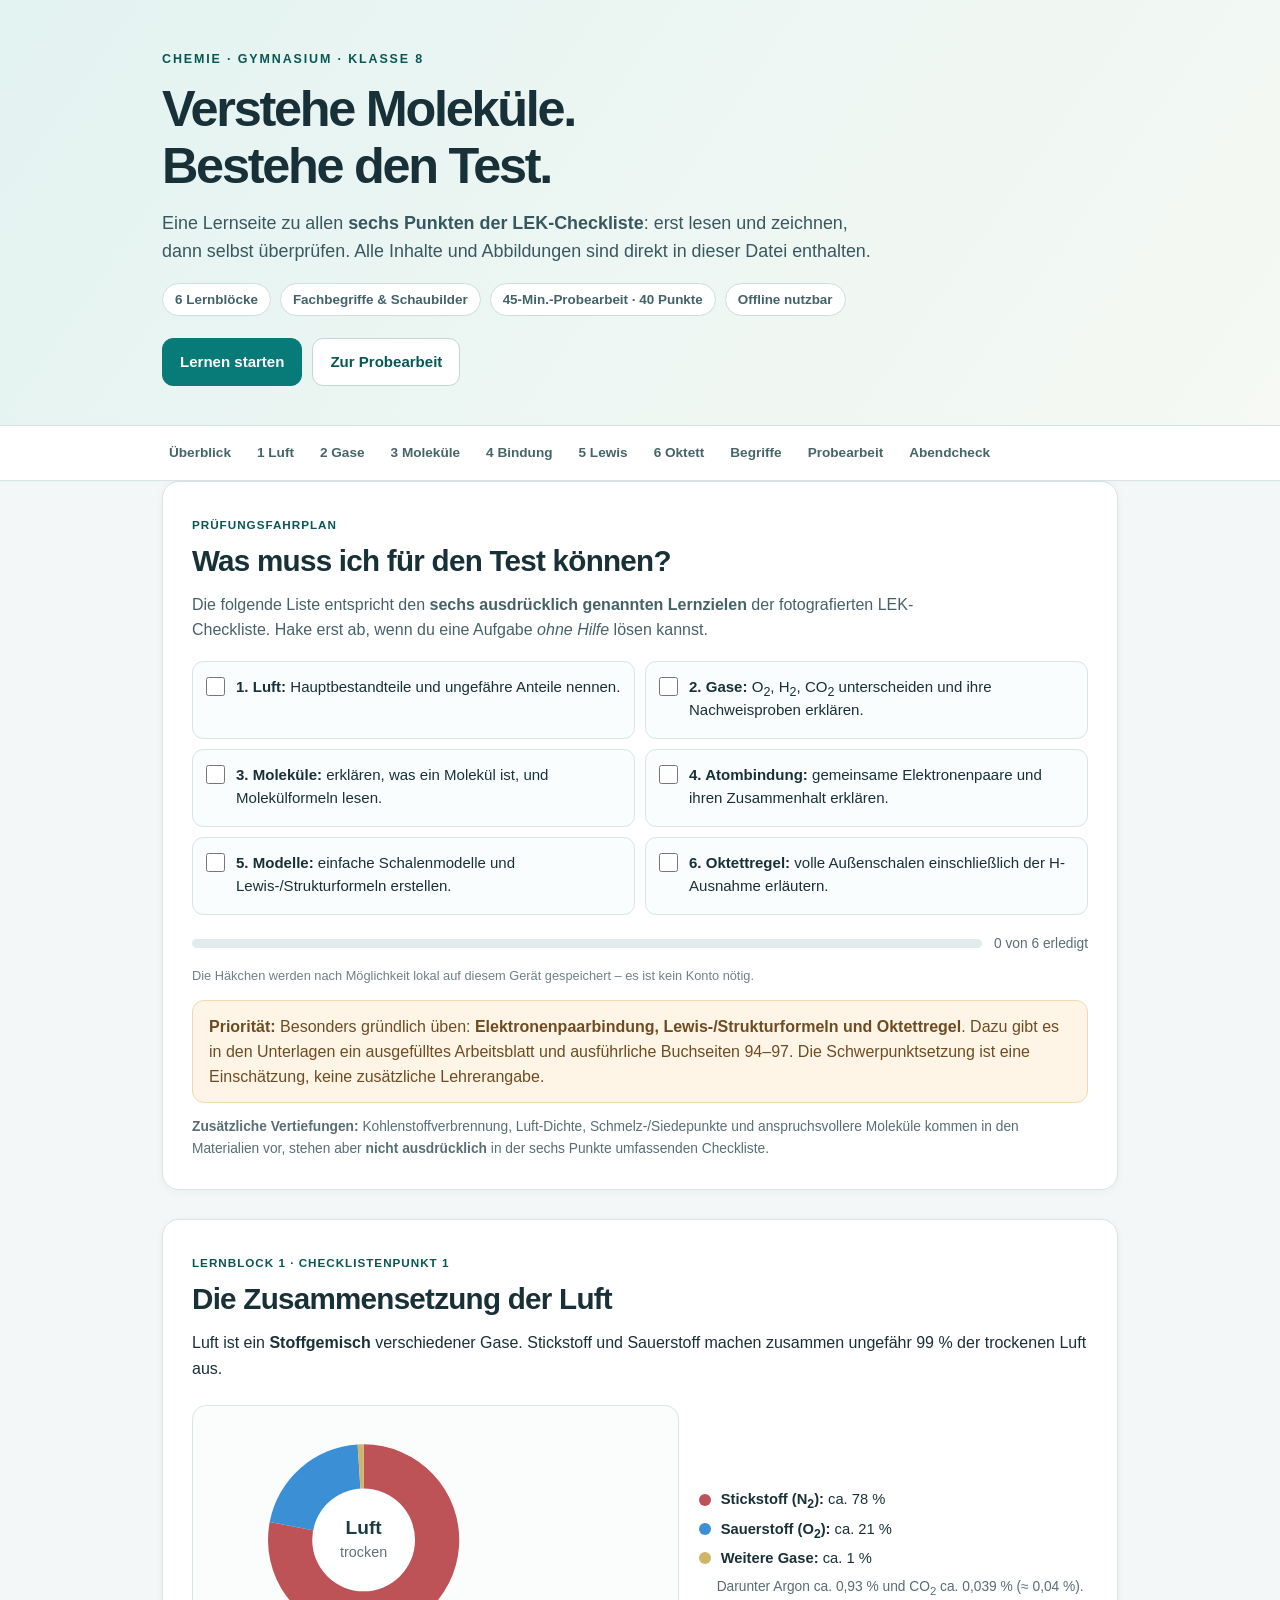
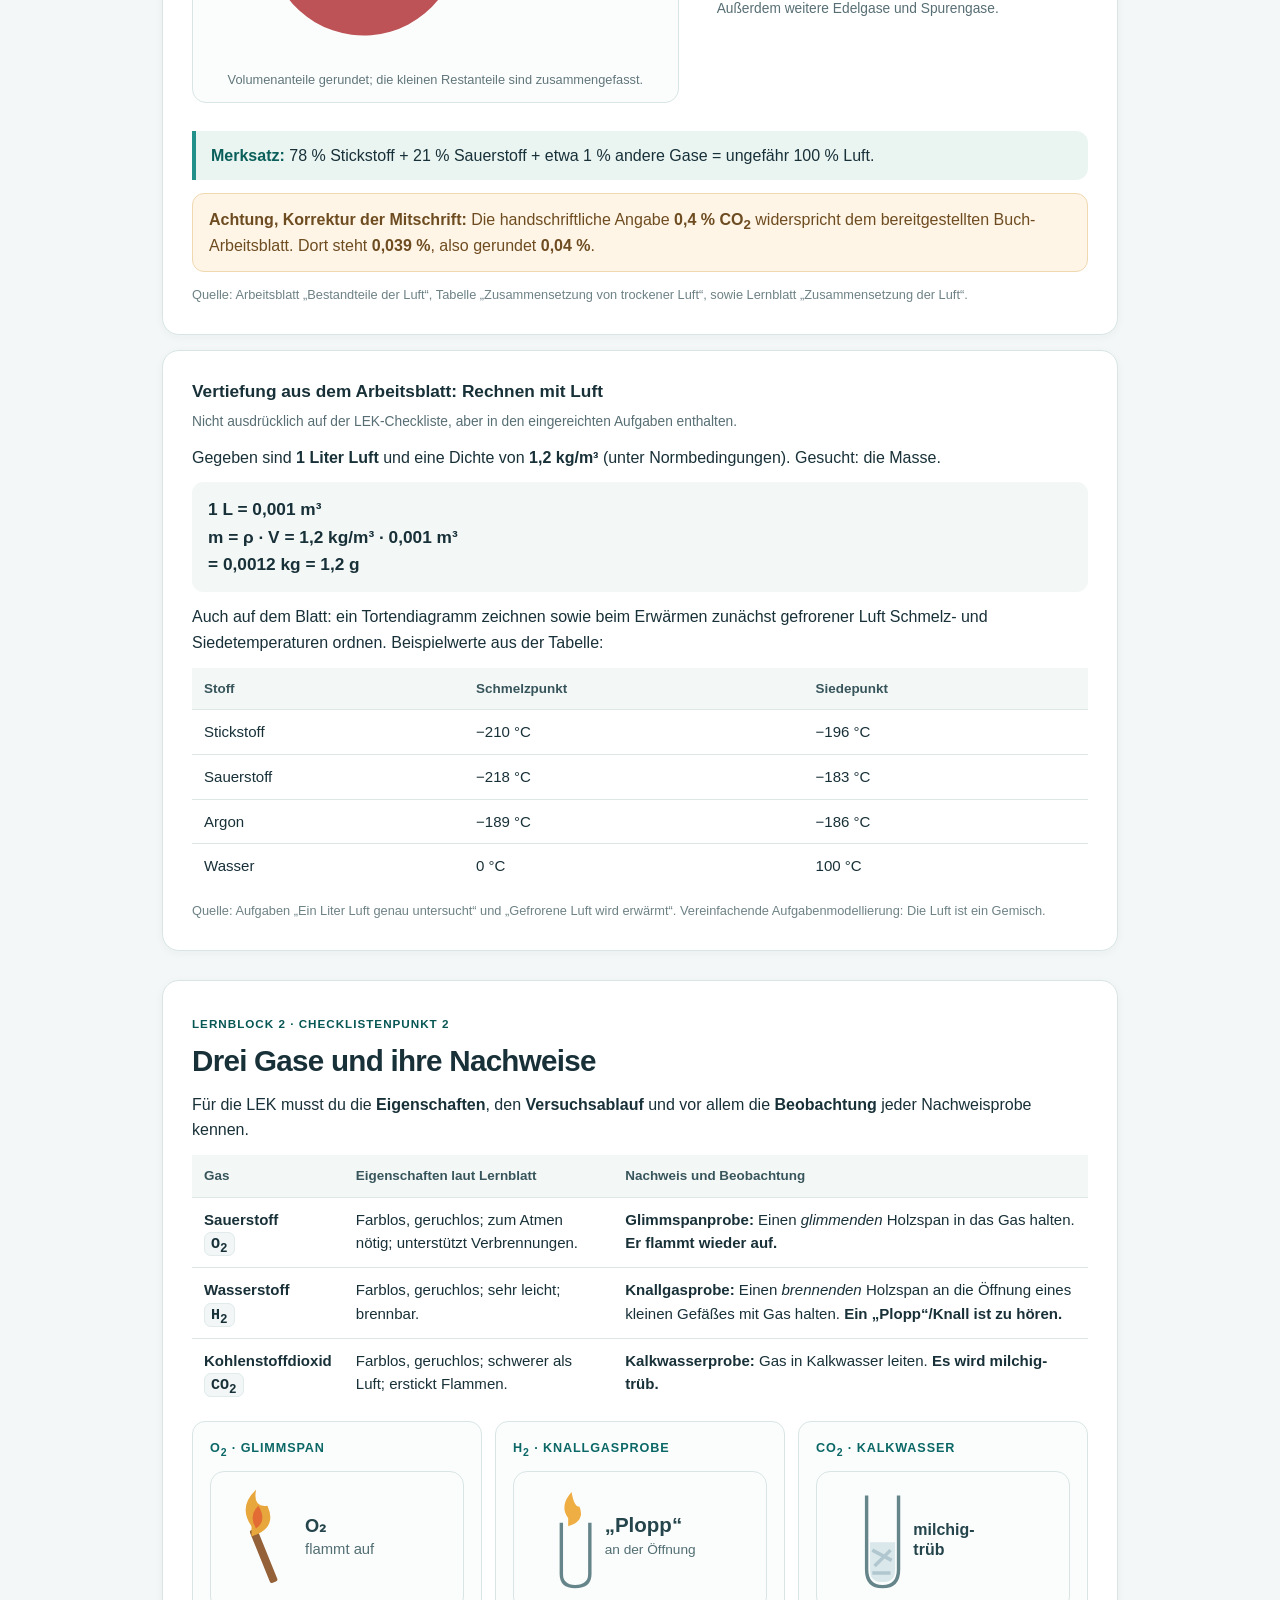
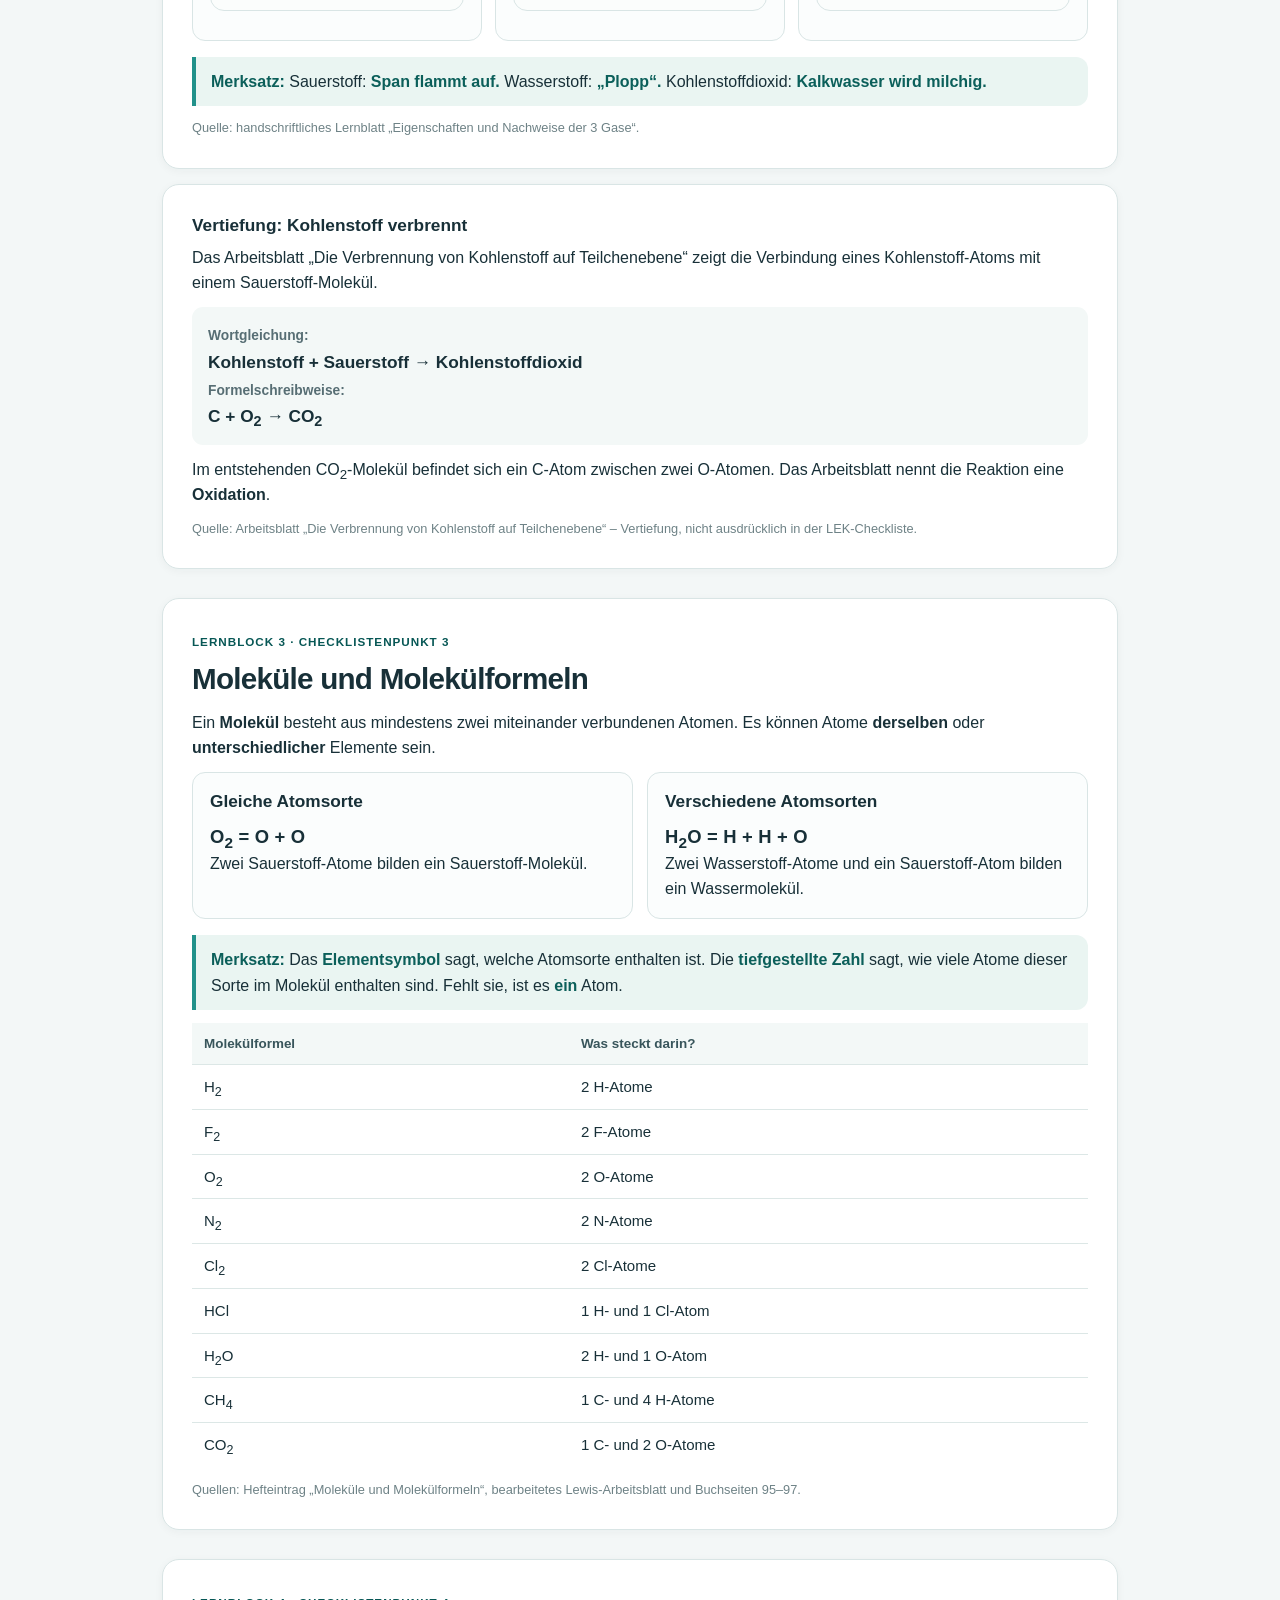
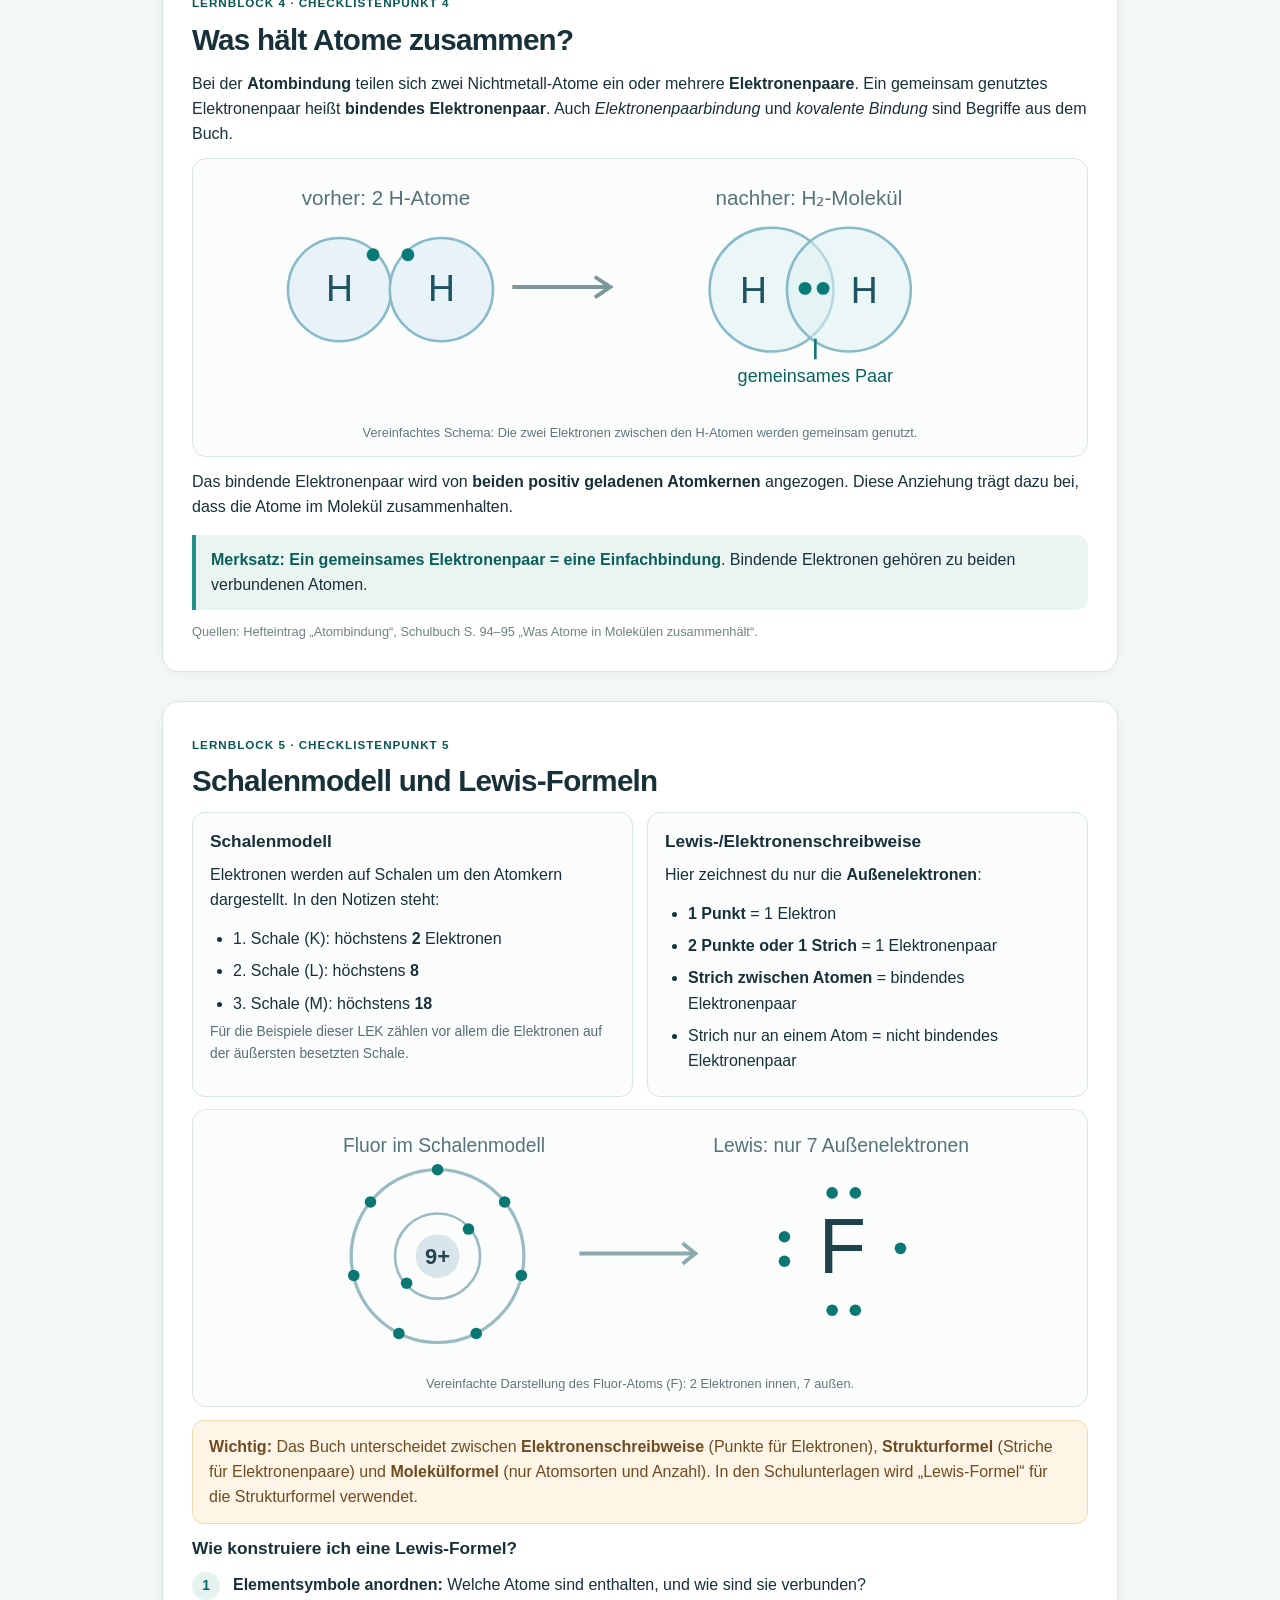
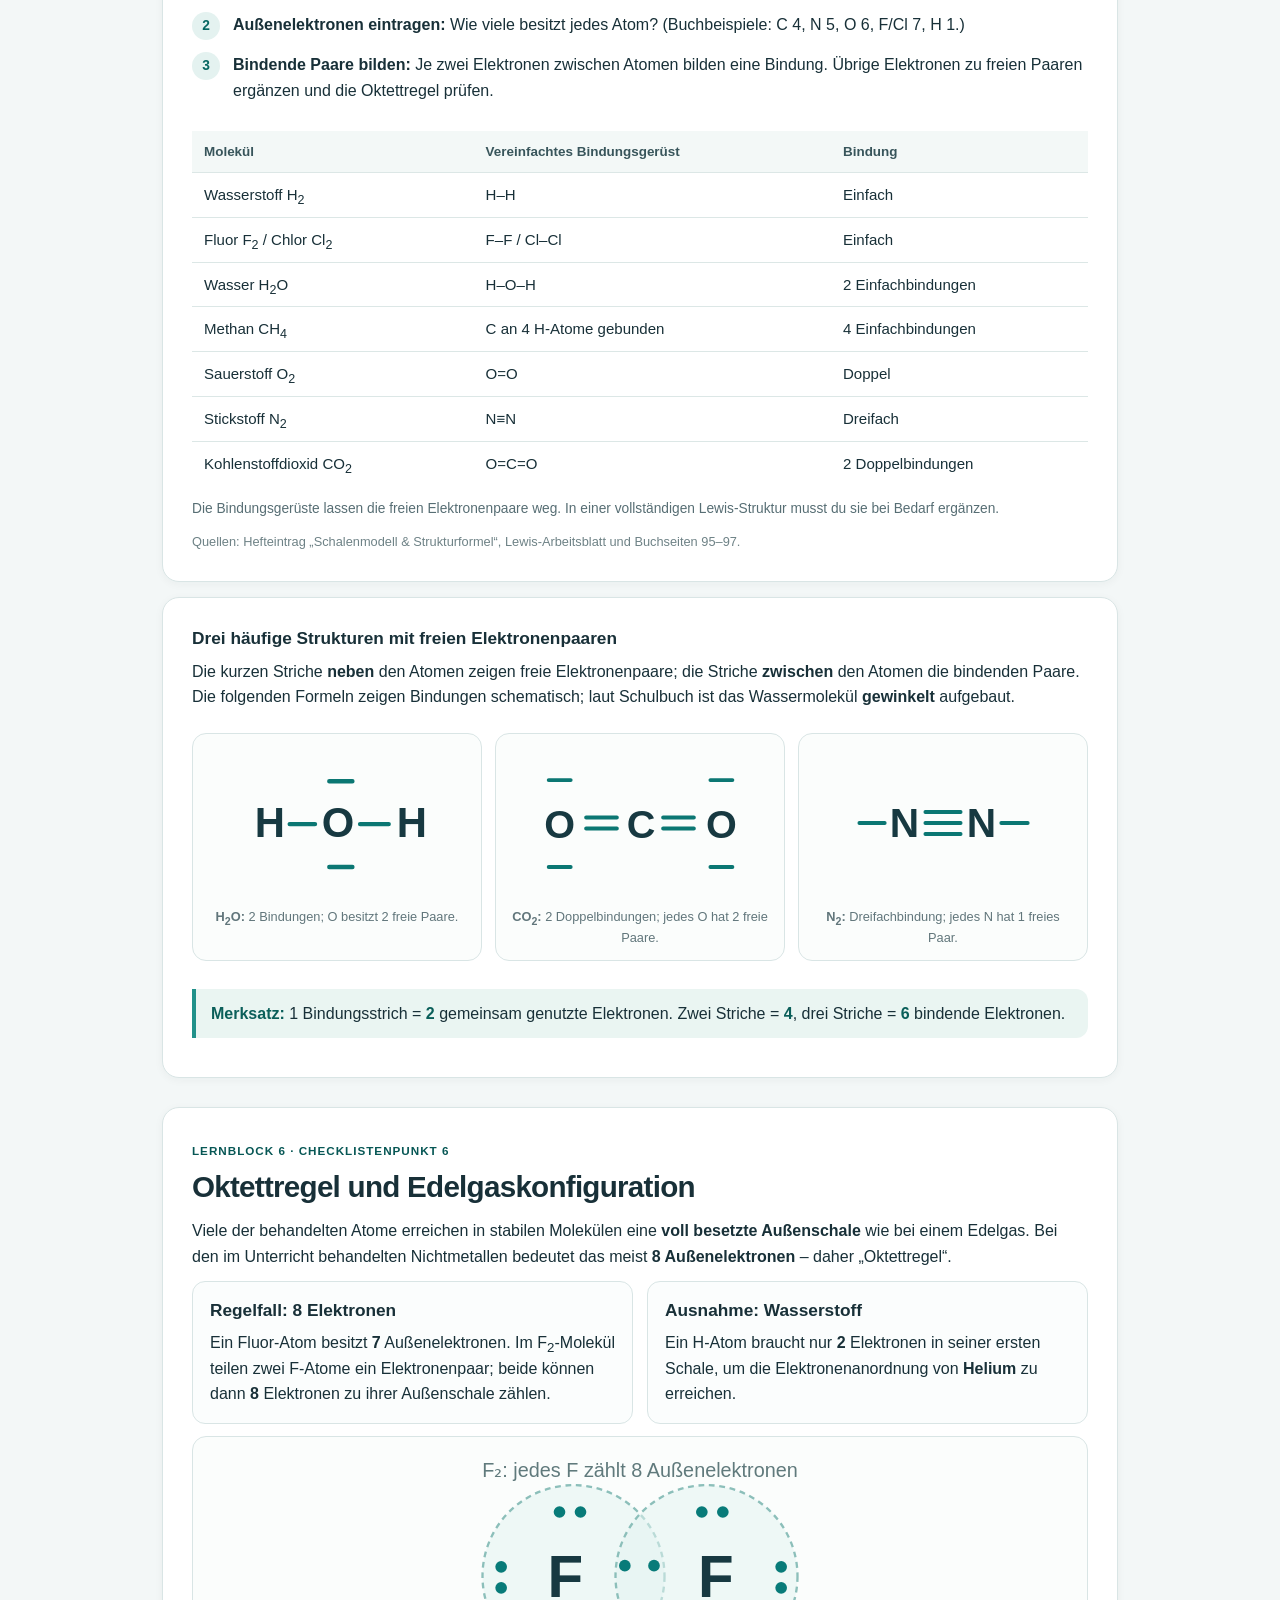
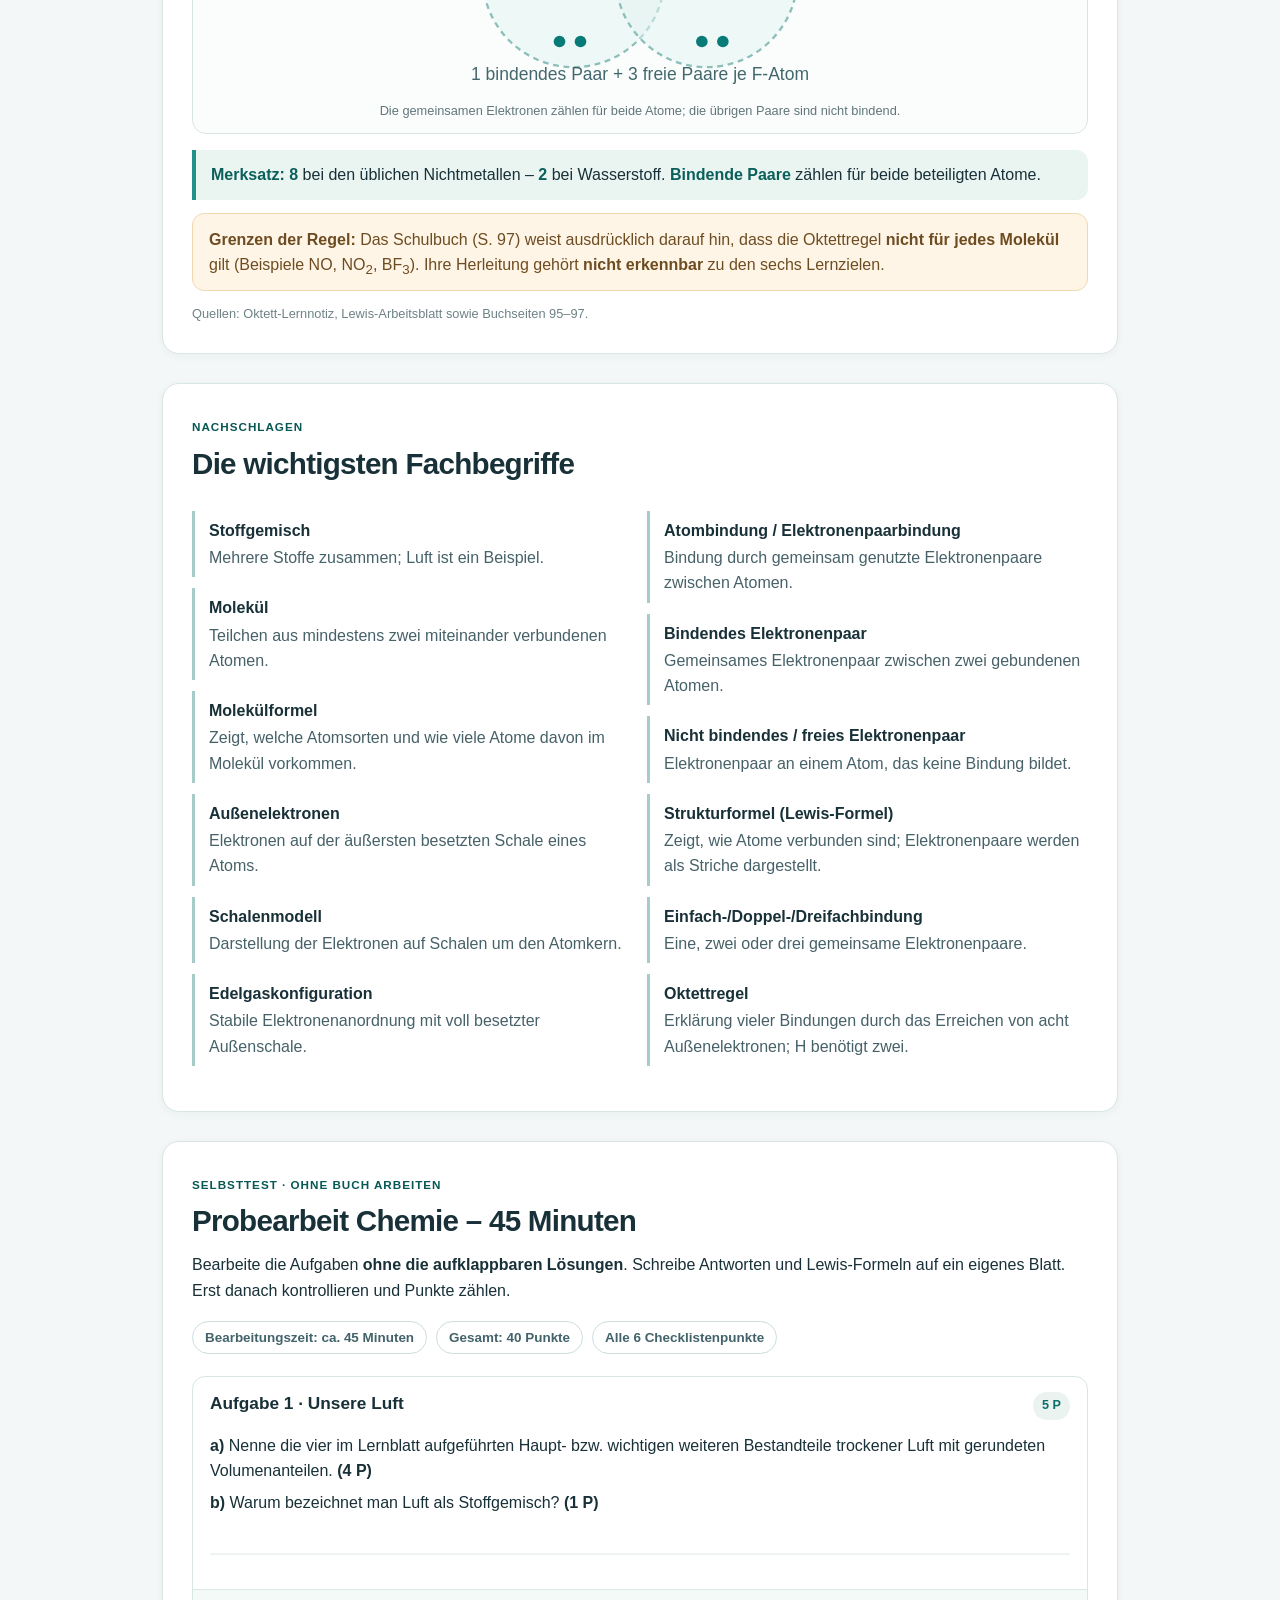
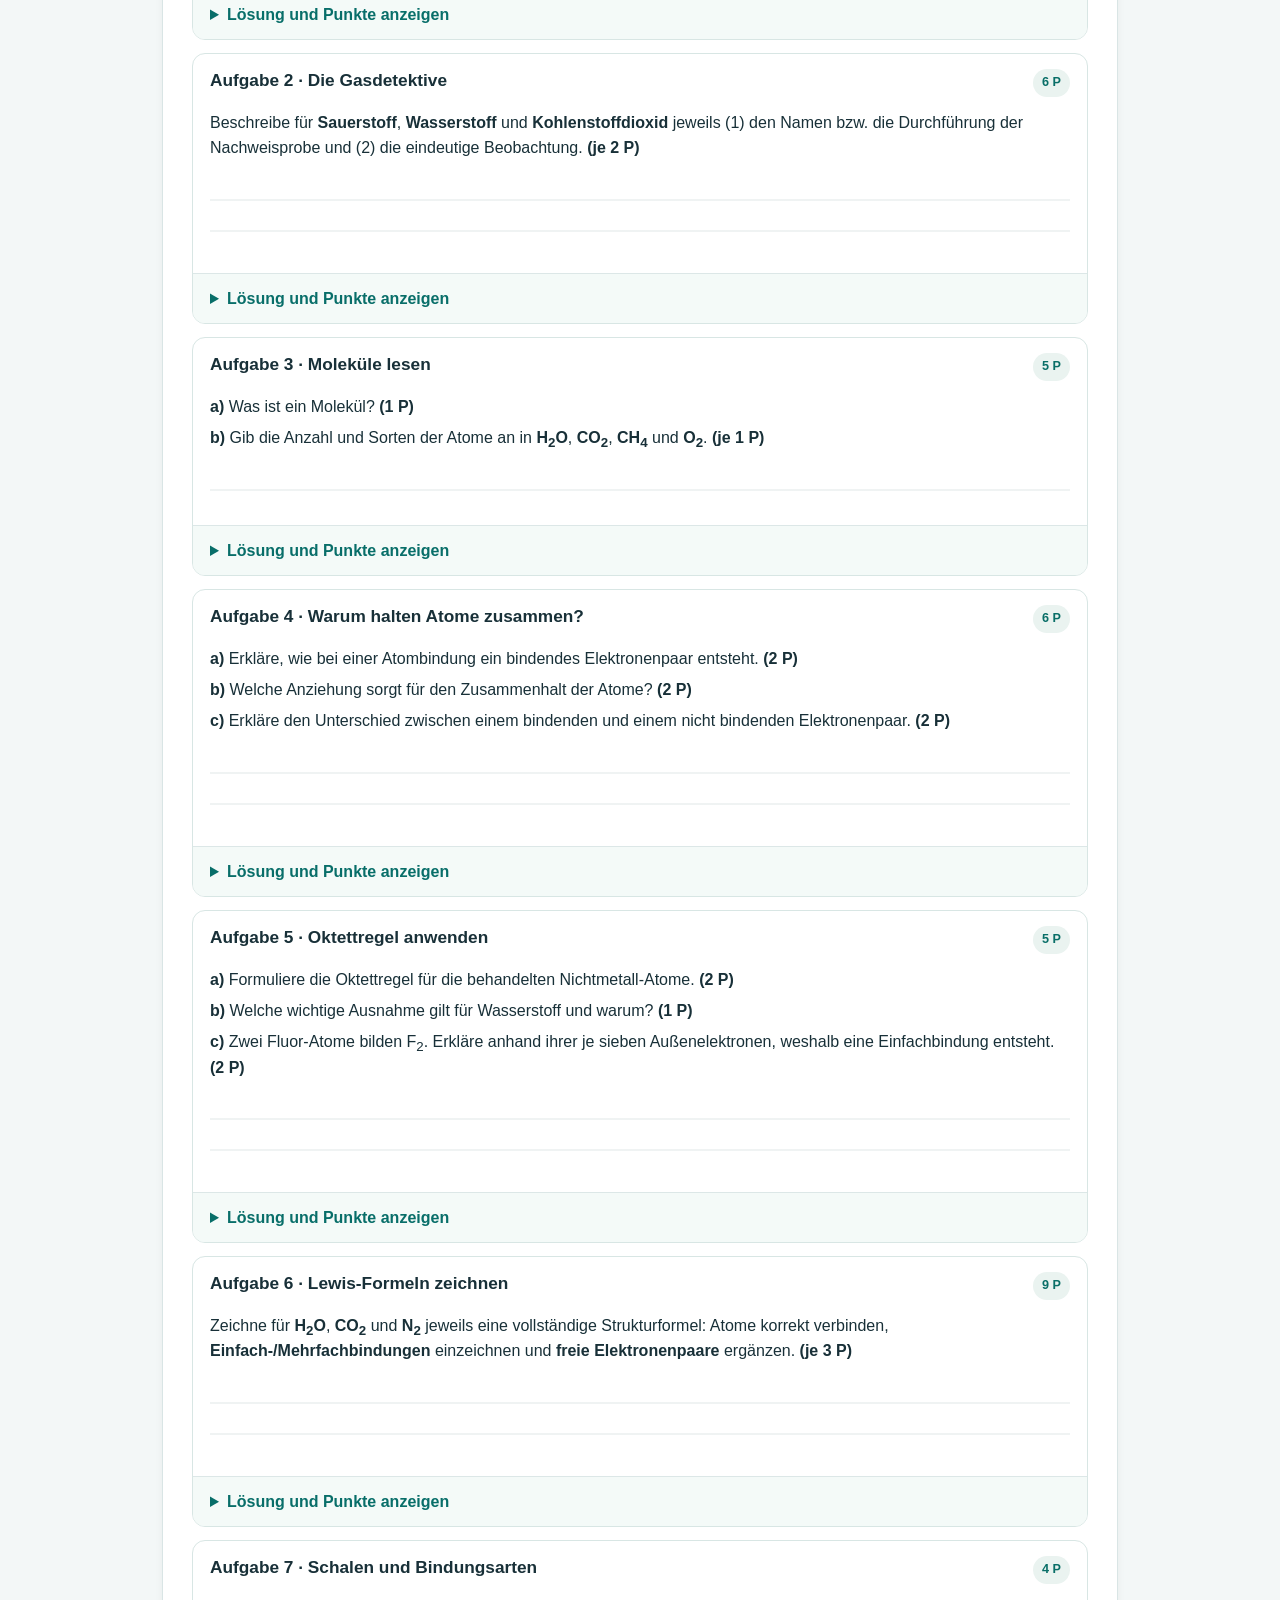
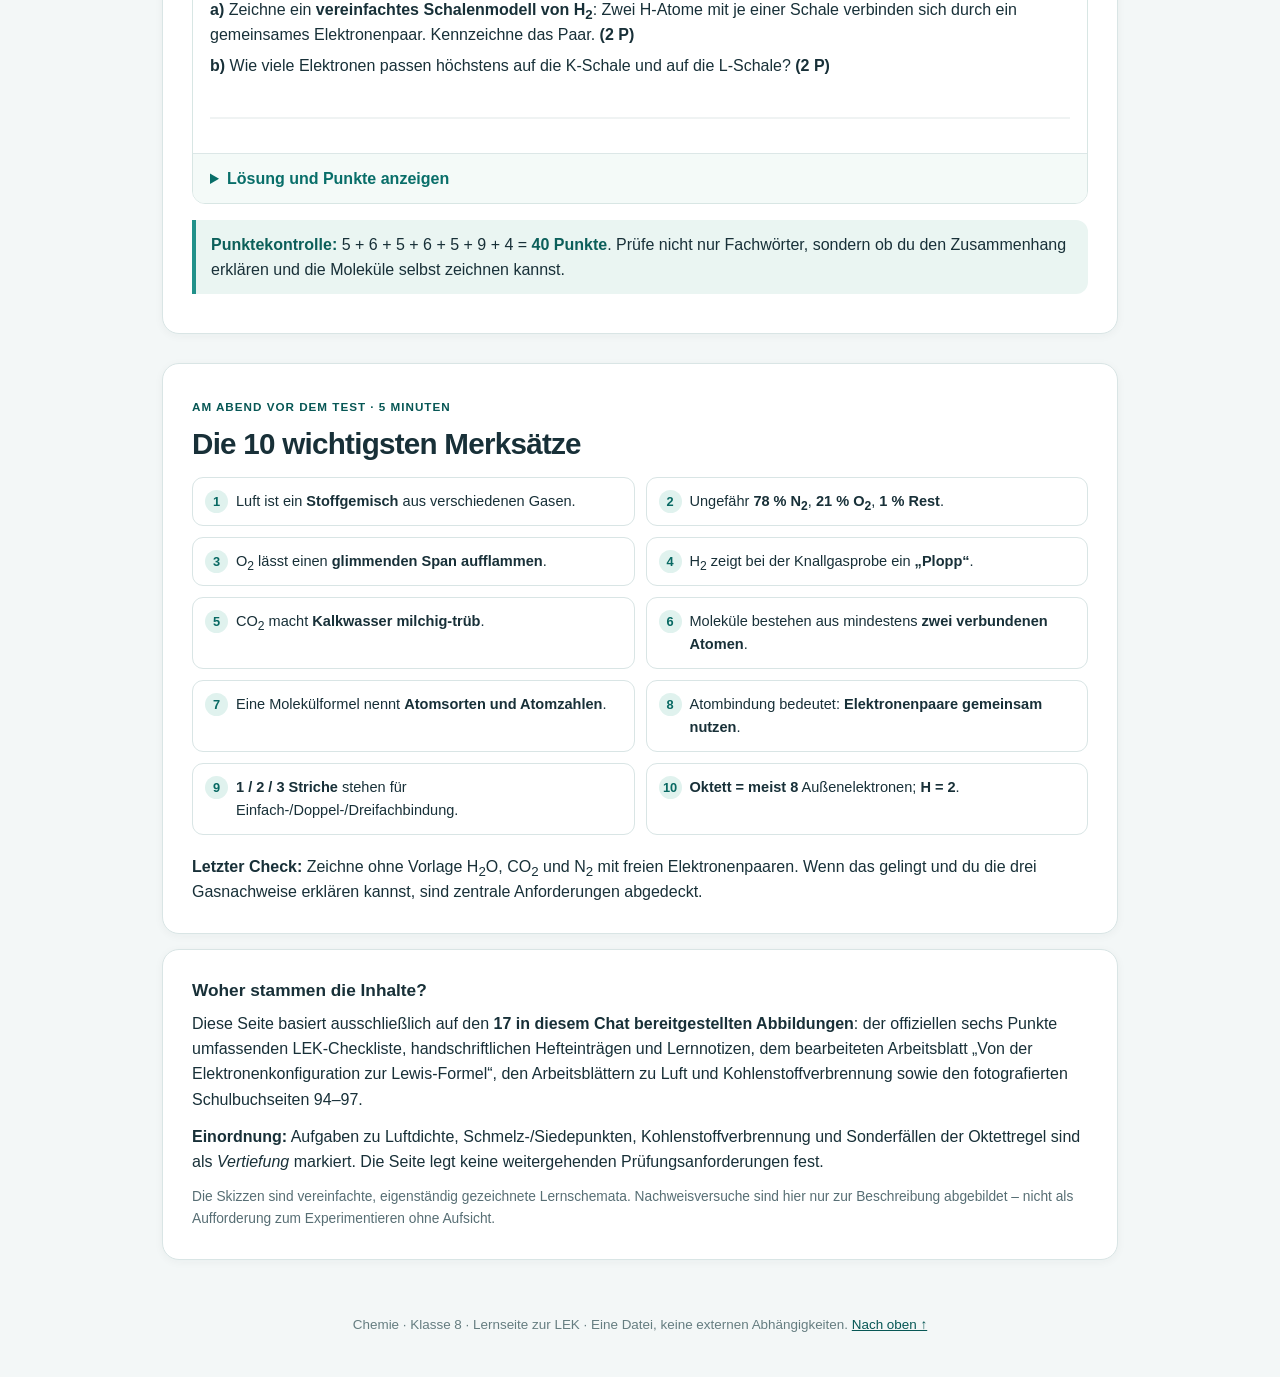
<file: index.html>
<!doctype html>
<html lang="de">
<head>
<meta charset="utf-8">
<meta name="viewport" content="width=device-width, initial-scale=1, viewport-fit=cover">
<meta name="color-scheme" content="light">
<meta name="theme-color" content="#edf5f5">
<meta name="description" content="Chemie Klasse 8: sechs Lernblöcke, Schaubilder, Merksätze, 40-Punkte-Probearbeit und Lösungen – vollständig offline nutzbar.">
<title>Chemie · Klasse 8 · Lernseite zur LEK</title>
<style>
:root{--ink:#183038;--muted:#576e74;--line:#d9e5e5;--paper:#fff;--bg:#f3f7f7;--soft:#e9f4f2;--accent:#087b79;--deep:#075755;--orange:#9c5e1a;--warm:#fff5e6;--radius:17px;--shadow:0 2px 10px rgba(21,49,54,.045)}
*{box-sizing:border-box}html{scroll-behavior:smooth;scroll-padding-top:78px}body{margin:0;background:var(--bg);color:var(--ink);font:16px/1.58 -apple-system,BlinkMacSystemFont,"Segoe UI",Roboto,Arial,sans-serif;-webkit-font-smoothing:antialiased}button,input,summary{font:inherit}a{color:var(--deep)}a:focus-visible,summary:focus-visible,button:focus-visible,input:focus-visible{outline:3px solid #d69b3d;outline-offset:3px}h1,h2,h3,p{margin-top:0}h1{font-size:clamp(2rem,5vw,3.15rem);line-height:1.14;letter-spacing:-.045em;margin:10px 0 14px}h2{font-size:clamp(1.35rem,3vw,1.85rem);line-height:1.25;letter-spacing:-.025em;margin:0 0 12px}h3{font-size:1.08rem;line-height:1.35;margin:0 0 8px}p{margin-bottom:12px}small,.small{font-size:.86rem}strong{font-weight:740}sub{line-height:0}.wrap{max-width:1000px;margin:0 auto;padding:0 22px}.skip{position:absolute;top:-80px;left:14px;z-index:10;background:#fff;padding:10px}.skip:focus{top:8px}.top{background:linear-gradient(125deg,#e3f3f1 0%,#f6f9f4 100%);border-bottom:1px solid var(--line)}.hero{padding-top:50px;padding-bottom:39px}.eyebrow{font-size:.78rem;letter-spacing:.15em;text-transform:uppercase;color:var(--deep);font-weight:800}.hero p.lead{font-size:1.12rem;color:#38585f;max-width:710px}.pills{display:flex;gap:9px;flex-wrap:wrap;margin:18px 0 22px}.pill{background:#fff;border:1px solid #cbdedc;border-radius:40px;padding:5px 12px;font-size:.84rem;font-weight:700;color:#42636a}.actions{display:flex;flex-wrap:wrap;gap:10px;margin-top:20px}.btn{display:inline-block;text-decoration:none;background:var(--accent);color:white;padding:11px 17px;border-radius:11px;font-size:.94rem;font-weight:740;border:1px solid var(--accent)}.btn.secondary{background:#fff;color:var(--deep);border-color:#c1d8d6}.tabs{position:sticky;top:0;z-index:5;background:rgba(255,255,255,.97);border-bottom:1px solid var(--line);box-shadow:0 1px 8px rgba(0,0,0,.025)}.tabs-inner{display:flex;align-items:center;gap:4px;overflow-x:auto;white-space:nowrap;scrollbar-width:thin;padding:8px 18px}.tabs a{text-decoration:none;font-size:.85rem;font-weight:740;color:#45656b;padding:8px 11px;border-radius:9px}.tabs a:hover{background:var(--soft);color:var(--deep)}main{padding:28px 0 52px}.section{margin:0 0 29px}.card{background:var(--paper);border:1px solid var(--line);border-radius:var(--radius);padding:clamp(19px,3.5vw,29px);box-shadow:var(--shadow);margin:0 0 15px}.card p:last-child{margin-bottom:0}.tag{display:inline-block;font-size:.73rem;text-transform:uppercase;letter-spacing:.085em;font-weight:800;color:var(--deep);margin:0 0 9px}.muted{color:var(--muted)}.intro{color:#466269;max-width:760px}.grid2{display:grid;grid-template-columns:repeat(2,minmax(0,1fr));gap:14px}.grid3{display:grid;grid-template-columns:repeat(3,minmax(0,1fr));gap:13px}.grid2>.card,.grid3>.card{margin-bottom:0}.mini{padding:17px;border:1px solid var(--line);border-radius:13px;background:#fbfdfd}.mini p:last-child{margin-bottom:0}.merke{background:#eaf5f2;border-left:4px solid #21918a;border-radius:0 12px 12px 0;padding:12px 15px;margin:16px 0 10px}.merke strong{color:#0b5f5a}.note{background:var(--warm);border:1px solid #f0d8b1;border-radius:12px;padding:13px 16px;color:#6e4c21;margin:13px 0}.note p:last-child{margin-bottom:0}.source{font-size:.8rem;color:#6e8286;margin-top:12px!important}.checklist{display:grid;grid-template-columns:repeat(2,minmax(0,1fr));gap:10px;margin:18px 0}.check{display:flex;gap:11px;align-items:flex-start;padding:13px;border:1px solid #d6e6e3;background:#fafdfe;border-radius:11px;min-height:78px}.check input{flex:none;width:19px;height:19px;margin:2px 0 0;accent-color:var(--accent)}.check span{font-size:.94rem}.meter{display:flex;align-items:center;gap:12px;margin-top:13px}.meter-rail{height:9px;flex:1;border-radius:20px;background:#e2ebeb;overflow:hidden}.meter-fill{background:#208d80;width:0;height:100%;border-radius:20px;transition:width .2s}.meter-label{font-size:.86rem;color:var(--muted);font-variant-numeric:tabular-nums;min-width:92px;text-align:right}.tbl-wrap{overflow-x:auto;margin:13px 0;-webkit-overflow-scrolling:touch}table{width:100%;border-collapse:collapse;font-size:.94rem}th,td{text-align:left;border-bottom:1px solid #dce7e6;padding:10px 12px;vertical-align:top}th{color:#38555b;background:#f3f8f7;font-size:.84rem}tr:last-child td{border-bottom:0}.number{font-variant-numeric:tabular-nums;white-space:nowrap}.figure{background:#fbfdfc;border:1px solid var(--line);border-radius:14px;padding:12px;margin:12px 0}.figure svg{display:block;width:100%;height:auto;max-height:245px}.caption{font-size:.8rem;color:#61767b;text-align:center;margin:7px 0 0}.formula{font-family:ui-monospace,SFMono-Regular,Menlo,Consolas,monospace;font-weight:700;background:#f2f6f6;border:1px solid #e1ebeb;border-radius:7px;padding:2px 6px;white-space:nowrap}.equation{padding:14px 16px;background:#f3f8f7;border-radius:11px;font-size:1.08rem;font-weight:750;margin:12px 0;overflow-x:auto}.key-list{margin:4px 0 0;padding-left:23px}.key-list li{padding:2px 0 5px}.definition{border-left:3px solid #a6cbc8;padding:7px 0 7px 14px;margin:0 0 11px}.definition dt{font-weight:780}.definition dd{margin:2px 0 0;color:#466168}.steps{counter-reset:step;list-style:none;margin:12px 0 0;padding:0}.steps li{counter-increment:step;position:relative;padding:0 0 15px 41px}.steps li:before{content:counter(step);position:absolute;top:0;left:0;background:#e4f2f0;color:#076762;width:28px;height:28px;line-height:28px;text-align:center;font-size:.86rem;font-weight:800;border-radius:50%}.split{display:grid;grid-template-columns:1.25fr 1fr;gap:20px;align-items:center}.tally{font-size:.79rem;font-weight:800;color:#0b6866;letter-spacing:.07em;text-transform:uppercase}.testtask{border:1px solid #d8e6e4;border-radius:13px;overflow:hidden;margin:13px 0;background:#fff}.task-head{display:flex;gap:12px;justify-content:space-between;align-items:baseline;padding:15px 17px 0}.task-head h3{margin:0}.points{flex:none;font-size:.79rem;font-weight:800;background:#eaf3f0;padding:4px 9px;border-radius:20px;color:#0a6f68}.task-body{padding:7px 17px 15px}.task-body p{margin:6px 0}.answer-lines{height:41px;background:repeating-linear-gradient(to bottom,transparent 0,transparent 29px,#e0e7e7 30px,transparent 31px);margin:9px 0}.answer-lines.tall{height:79px}.solution{border-top:1px solid #dce7e7;background:#f4faf8}.solution summary{padding:12px 17px;font-weight:800;color:#086e69;cursor:pointer;list-style-position:inside}.solution summary:hover{background:#ebf5f2}.solution-inner{padding:0 17px 16px;font-size:.94rem}.solution-inner p{margin:7px 0}.solution-inner ul{margin-top:5px;padding-left:23px}.short{counter-reset:quick;display:grid;grid-template-columns:1fr 1fr;gap:11px;list-style:none;padding:0;margin:14px 0 0}.short li{counter-increment:quick;background:#fff;border:1px solid var(--line);border-radius:11px;padding:12px 12px 12px 43px;position:relative;font-size:.91rem}.short li:before{content:counter(quick);position:absolute;left:12px;top:12px;border-radius:50%;background:#e0f2ee;color:#086963;font-weight:800;width:23px;height:23px;text-align:center;line-height:23px;font-size:.8rem}.foot{font-size:.84rem;color:#657d80;text-align:center;padding:25px 15px 45px}.src-title{font-size:.86rem;color:#38595f;font-weight:700}.formula-large{font-size:1.15rem;font-weight:750;letter-spacing:.01em}.legend{display:flex;flex-direction:column;gap:6px;font-size:.92rem}.legend-item{display:flex;align-items:center;gap:10px}.dot{width:12px;height:12px;border-radius:50%;display:inline-block;flex:none}.indent{padding-left:18px}.sr-only{position:absolute;width:1px;height:1px;padding:0;margin:-1px;overflow:hidden;clip:rect(0,0,0,0);white-space:nowrap;border:0}
@media(max-width:720px){.hero{padding-top:33px;padding-bottom:27px}.wrap{padding:0 15px}.grid2,.grid3,.split,.checklist,.short{grid-template-columns:1fr}.card{padding:18px}.tabs-inner{padding-left:9px}.tabs a{padding:8px 9px}.figure svg{max-height:200px}th,td{padding:9px 8px}.testtask{margin:11px 0}.task-head{padding:13px 12px 0}.task-body{padding:7px 12px 12px}.solution summary{padding:11px 12px}.solution-inner{padding:0 12px 12px}}
@media print{html{scroll-behavior:auto}.tabs,.actions,.meter{display:none}.top{background:white}.hero{padding:15px 0}.section{break-inside:avoid}.card{box-shadow:none;border:1px solid #bbb}.testtask{break-inside:avoid}.solution:not([open]) .solution-inner{display:none}body{font-size:11pt;background:white}.wrap{max-width:100%}.short{grid-template-columns:1fr 1fr}}
</style>
</head>
<body>
<a href="#main" class="skip">Zum Lernstoff springen</a>
<header class="top" id="start">
  <div class="wrap hero">
    <div class="eyebrow">Chemie · Gymnasium · Klasse 8</div>
    <h1>Verstehe Moleküle.<br>Bestehe den Test.</h1>
    <p class="lead">Eine Lernseite zu allen <strong>sechs Punkten der LEK-Checkliste</strong>: erst lesen und zeichnen, dann selbst überprüfen. Alle Inhalte und Abbildungen sind direkt in dieser Datei enthalten.</p>
    <div class="pills"><span class="pill">6 Lernblöcke</span><span class="pill">Fachbegriffe &amp; Schaubilder</span><span class="pill">45-Min.-Probearbeit · 40 Punkte</span><span class="pill">Offline nutzbar</span></div>
    <div class="actions"><a class="btn" href="#uebersicht">Lernen starten</a><a class="btn secondary" href="#probe">Zur Probearbeit</a></div>
  </div>
</header>
<nav class="tabs" aria-label="Navigation durch die Lernseite"><div class="wrap tabs-inner">
<a href="#uebersicht">Überblick</a><a href="#luft">1 Luft</a><a href="#gase">2 Gase</a><a href="#molekuele">3 Moleküle</a><a href="#bindung">4 Bindung</a><a href="#lewis">5 Lewis</a><a href="#oktett">6 Oktett</a><a href="#begriffe">Begriffe</a><a href="#probe">Probearbeit</a><a href="#abend">Abendcheck</a>
</div></nav>
<main id="main" class="wrap">
<section class="section" id="uebersicht" aria-labelledby="titel-uebersicht">
  <div class="card">
    <span class="tag">Prüfungsfahrplan</span><h2 id="titel-uebersicht">Was muss ich für den Test können?</h2>
    <p class="intro">Die folgende Liste entspricht den <strong>sechs ausdrücklich genannten Lernzielen</strong> der fotografierten LEK-Checkliste. Hake erst ab, wenn du eine Aufgabe <em>ohne Hilfe</em> lösen kannst.</p>
    <div class="checklist">
      <label class="check"><input type="checkbox" data-goal="1"><span><strong>1. Luft:</strong> Hauptbestandteile und ungefähre Anteile nennen.</span></label>
      <label class="check"><input type="checkbox" data-goal="2"><span><strong>2. Gase:</strong> O<sub>2</sub>, H<sub>2</sub>, CO<sub>2</sub> unterscheiden und ihre Nachweisproben erklären.</span></label>
      <label class="check"><input type="checkbox" data-goal="3"><span><strong>3. Moleküle:</strong> erklären, was ein Molekül ist, und Molekülformeln lesen.</span></label>
      <label class="check"><input type="checkbox" data-goal="4"><span><strong>4. Atombindung:</strong> gemeinsame Elektronenpaare und ihren Zusammenhalt erklären.</span></label>
      <label class="check"><input type="checkbox" data-goal="5"><span><strong>5. Modelle:</strong> einfache Schalenmodelle und Lewis-/Strukturformeln erstellen.</span></label>
      <label class="check"><input type="checkbox" data-goal="6"><span><strong>6. Oktettregel:</strong> volle Außenschalen einschließlich der H-Ausnahme erläutern.</span></label>
    </div>
    <div class="meter" aria-live="polite"><div class="meter-rail"><div class="meter-fill" id="meter-fill"></div></div><span class="meter-label" id="meter-label">0 von 6 erledigt</span></div>
    <p class="source">Die Häkchen werden nach Möglichkeit lokal auf diesem Gerät gespeichert – es ist kein Konto nötig.</p>
    <div class="note"><strong>Priorität:</strong> Besonders gründlich üben: <strong>Elektronenpaarbindung, Lewis-/Strukturformeln und Oktettregel</strong>. Dazu gibt es in den Unterlagen ein ausgefülltes Arbeitsblatt und ausführliche Buchseiten 94–97. Die Schwerpunktsetzung ist eine Einschätzung, keine zusätzliche Lehrerangabe.</div>
    <p class="small muted"><strong>Zusätzliche Vertiefungen:</strong> Kohlenstoffverbrennung, Luft-Dichte, Schmelz-/Siedepunkte und anspruchsvollere Moleküle kommen in den Materialien vor, stehen aber <strong>nicht ausdrücklich</strong> in der sechs Punkte umfassenden Checkliste.</p>
  </div>
</section>

<section class="section" id="luft" aria-labelledby="titel-luft">
<div class="card"><span class="tag">Lernblock 1 · Checklistenpunkt 1</span><h2 id="titel-luft">Die Zusammensetzung der Luft</h2>
<p>Luft ist ein <strong>Stoffgemisch</strong> verschiedener Gase. Stickstoff und Sauerstoff machen zusammen ungefähr 99&nbsp;% der trockenen Luft aus.</p>
<div class="split">
<div class="figure"><svg viewBox="0 0 330 205" role="img" aria-label="Tortendiagramm der trockenen Luft: ungefähr 78 Prozent Stickstoff, 21 Prozent Sauerstoff und 1 Prozent weitere Gase">
<path d="M105 102 L105.00 22.00 A80 80 0 1 1 26.42 87.01 Z" fill="#bd5257"/><path d="M105 102 L26.42 87.01 A80 80 0 0 1 99.98 22.16 Z" fill="#3b90d5"/><path d="M105 102 L99.98 22.16 A80 80 0 0 1 105.00 22.00 Z" fill="#d0b469"/>
<circle cx="105" cy="102" r="43" fill="#fff"/><text x="105" y="97" text-anchor="middle" fill="#1c3c43" font-size="16" font-weight="800">Luft</text><text x="105" y="116" text-anchor="middle" fill="#5e7277" font-size="12">trocken</text></svg><p class="caption">Volumenanteile gerundet; die kleinen Restanteile sind zusammengefasst.</p></div>
<div class="legend"><div class="legend-item"><span class="dot" style="background:#bd5257"></span><div><strong>Stickstoff (N<sub>2</sub>):</strong> ca. 78&nbsp;%</div></div><div class="legend-item"><span class="dot" style="background:#3b90d5"></span><div><strong>Sauerstoff (O<sub>2</sub>):</strong> ca. 21&nbsp;%</div></div><div class="legend-item"><span class="dot" style="background:#d0b469"></span><div><strong>Weitere Gase:</strong> ca. 1&nbsp;%</div></div><div class="indent small muted">Darunter Argon ca. 0,93&nbsp;% und CO<sub>2</sub> ca. 0,039&nbsp;% (≈ 0,04&nbsp;%). Außerdem weitere Edelgase und Spurengase.</div></div>
</div>
<div class="merke"><strong>Merksatz:</strong> 78&nbsp;% Stickstoff + 21&nbsp;% Sauerstoff + etwa 1&nbsp;% andere Gase = ungefähr 100&nbsp;% Luft.</div>
<div class="note"><strong>Achtung, Korrektur der Mitschrift:</strong> Die handschriftliche Angabe <strong>0,4&nbsp;% CO<sub>2</sub></strong> widerspricht dem bereitgestellten Buch-Arbeitsblatt. Dort steht <strong>0,039&nbsp;%</strong>, also gerundet <strong>0,04&nbsp;%</strong>.</div>
<p class="source">Quelle: Arbeitsblatt „Bestandteile der Luft“, Tabelle „Zusammensetzung von trockener Luft“, sowie Lernblatt „Zusammensetzung der Luft“.</p>
</div>
<div class="card"><h3>Vertiefung aus dem Arbeitsblatt: Rechnen mit Luft</h3><p class="muted small">Nicht ausdrücklich auf der LEK-Checkliste, aber in den eingereichten Aufgaben enthalten.</p>
<p>Gegeben sind <strong>1&nbsp;Liter Luft</strong> und eine Dichte von <strong>1,2&nbsp;kg/m³</strong> (unter Normbedingungen). Gesucht: die Masse.</p>
<div class="equation">1 L = 0,001 m³<br>m = ρ · V = 1,2 kg/m³ · 0,001 m³<br>= 0,0012 kg = <strong>1,2 g</strong></div>
<p>Auch auf dem Blatt: ein Tortendiagramm zeichnen sowie beim Erwärmen zunächst gefrorener Luft Schmelz- und Siedetemperaturen ordnen. Beispielwerte aus der Tabelle:</p>
<div class="tbl-wrap"><table><thead><tr><th>Stoff</th><th>Schmelzpunkt</th><th>Siedepunkt</th></tr></thead><tbody><tr><td>Stickstoff</td><td>−210&nbsp;°C</td><td>−196&nbsp;°C</td></tr><tr><td>Sauerstoff</td><td>−218&nbsp;°C</td><td>−183&nbsp;°C</td></tr><tr><td>Argon</td><td>−189&nbsp;°C</td><td>−186&nbsp;°C</td></tr><tr><td>Wasser</td><td>0&nbsp;°C</td><td>100&nbsp;°C</td></tr></tbody></table></div>
<p class="source">Quelle: Aufgaben „Ein Liter Luft genau untersucht“ und „Gefrorene Luft wird erwärmt“. Vereinfachende Aufgabenmodellierung: Die Luft ist ein Gemisch.</p>
</div>
</section>

<section class="section" id="gase" aria-labelledby="titel-gase">
<div class="card"><span class="tag">Lernblock 2 · Checklistenpunkt 2</span><h2 id="titel-gase">Drei Gase und ihre Nachweise</h2>
<p>Für die LEK musst du die <strong>Eigenschaften</strong>, den <strong>Versuchsablauf</strong> und vor allem die <strong>Beobachtung</strong> jeder Nachweisprobe kennen.</p>
<div class="tbl-wrap"><table><thead><tr><th>Gas</th><th>Eigenschaften laut Lernblatt</th><th>Nachweis und Beobachtung</th></tr></thead><tbody>
<tr><td><strong>Sauerstoff</strong><br><span class="formula">O<sub>2</sub></span></td><td>Farblos, geruchlos; zum Atmen nötig; unterstützt Verbrennungen.</td><td><strong>Glimmspanprobe:</strong> Einen <em>glimmenden</em> Holzspan in das Gas halten. <strong>Er flammt wieder auf.</strong></td></tr>
<tr><td><strong>Wasserstoff</strong><br><span class="formula">H<sub>2</sub></span></td><td>Farblos, geruchlos; sehr leicht; brennbar.</td><td><strong>Knallgasprobe:</strong> Einen <em>brennenden</em> Holzspan an die Öffnung eines kleinen Gefäßes mit Gas halten. <strong>Ein „Plopp“/Knall ist zu hören.</strong></td></tr>
<tr><td><strong>Kohlenstoffdioxid</strong><br><span class="formula">CO<sub>2</sub></span></td><td>Farblos, geruchlos; schwerer als Luft; erstickt Flammen.</td><td><strong>Kalkwasserprobe:</strong> Gas in Kalkwasser leiten. <strong>Es wird milchig-trüb.</strong></td></tr>
</tbody></table></div>
<div class="grid3">
<div class="mini"><div class="tally">O<sub>2</sub> · Glimmspan</div><div class="figure"><svg viewBox="0 0 200 100" role="img" aria-label="Ein glimmender Holzspan wird im Sauerstoff wieder zur Flamme"><rect x="31" y="38" width="7" height="50" rx="2" fill="#956138" transform="rotate(-22 35 60)"/><path d="M25 37 Q13 20 29 5 Q26 21 39 19 Q48 39 25 46Z" fill="#e7a73d"/><path d="M29 39 Q22 28 31 19 Q39 32 29 39Z" fill="#e36c34"/><text x="72" y="42" font-size="16" fill="#25454c" font-weight="750">O₂</text><text x="72" y="61" font-size="13" fill="#526e73">flammt auf</text></svg></div></div>
<div class="mini"><div class="tally">H<sub>2</sub> · Knallgasprobe</div><div class="figure"><svg viewBox="0 0 200 100" role="img" aria-label="Brennender Holzspan an Gasöffnung, hörbares Plopp"><path d="M31 34 L31 79 Q31 90 43 90 Q56 90 56 79 L56 34" fill="none" stroke="#66858b" stroke-width="3"/><path d="M37 30 Q29 19 40 7 Q42 20 47 20 Q52 33 37 37Z" fill="#efae44"/><text x="69" y="42" font-size="18" fill="#25454c" font-weight="800">„Plopp“</text><text x="69" y="61" font-size="12" fill="#526e73">an der Öffnung</text></svg></div></div>
<div class="mini"><div class="tally">CO<sub>2</sub> · Kalkwasser</div><div class="figure"><svg viewBox="0 0 200 100" role="img" aria-label="Kalkwasser in einem Reagenzglas wird milchig trüb"><path d="M33 10V75 Q33 90 47 90 Q61 90 61 75 V10" fill="none" stroke="#66858b" stroke-width="3"/><path d="M36 51H58V76 Q58 86 47 86 Q36 86 36 76Z" fill="#dbe8eb"/><path d="M38 58L55 67 M40 72L54 58 M38 78L54 78" stroke="#b0c7cf" stroke-width="3"/><text x="74" y="45" font-size="14" fill="#25454c" font-weight="750">milchig-</text><text x="74" y="62" font-size="14" fill="#25454c" font-weight="750">trüb</text></svg></div></div>
</div>
<div class="merke"><strong>Merksatz:</strong> Sauerstoff: <strong>Span flammt auf.</strong> Wasserstoff: <strong>„Plopp“.</strong> Kohlenstoffdioxid: <strong>Kalkwasser wird milchig.</strong></div>
<p class="source">Quelle: handschriftliches Lernblatt „Eigenschaften und Nachweise der 3 Gase“.</p>
</div>
<div class="card"><h3>Vertiefung: Kohlenstoff verbrennt</h3><p>Das Arbeitsblatt „Die Verbrennung von Kohlenstoff auf Teilchenebene“ zeigt die Verbindung eines Kohlenstoff-Atoms mit einem Sauerstoff-Molekül.</p><div class="equation"><span class="small muted">Wortgleichung:</span><br>Kohlenstoff + Sauerstoff → Kohlenstoffdioxid<br><span class="small muted">Formelschreibweise:</span><br>C + O<sub>2</sub> → CO<sub>2</sub></div>
<p>Im entstehenden CO<sub>2</sub>-Molekül befindet sich ein C-Atom zwischen zwei O-Atomen. Das Arbeitsblatt nennt die Reaktion eine <strong>Oxidation</strong>.</p><p class="source">Quelle: Arbeitsblatt „Die Verbrennung von Kohlenstoff auf Teilchenebene“ – Vertiefung, nicht ausdrücklich in der LEK-Checkliste.</p></div>
</section>

<section class="section" id="molekuele" aria-labelledby="titel-molekuele">
<div class="card"><span class="tag">Lernblock 3 · Checklistenpunkt 3</span><h2 id="titel-molekuele">Moleküle und Molekülformeln</h2>
<p>Ein <strong>Molekül</strong> besteht aus mindestens zwei miteinander verbundenen Atomen. Es können Atome <strong>derselben</strong> oder <strong>unterschiedlicher</strong> Elemente sein.</p>
<div class="grid2"><div class="mini"><h3>Gleiche Atomsorte</h3><div class="formula-large">O<sub>2</sub> = O + O</div><p>Zwei Sauerstoff-Atome bilden ein Sauerstoff-Molekül.</p></div><div class="mini"><h3>Verschiedene Atomsorten</h3><div class="formula-large">H<sub>2</sub>O = H + H + O</div><p>Zwei Wasserstoff-Atome und ein Sauerstoff-Atom bilden ein Wassermolekül.</p></div></div>
<div class="merke"><strong>Merksatz:</strong> Das <strong>Elementsymbol</strong> sagt, welche Atomsorte enthalten ist. Die <strong>tiefgestellte Zahl</strong> sagt, wie viele Atome dieser Sorte im Molekül enthalten sind. Fehlt sie, ist es <strong>ein</strong> Atom.</div>
<div class="tbl-wrap"><table><thead><tr><th>Molekülformel</th><th>Was steckt darin?</th></tr></thead><tbody><tr><td>H<sub>2</sub></td><td>2 H-Atome</td></tr><tr><td>F<sub>2</sub></td><td>2 F-Atome</td></tr><tr><td>O<sub>2</sub></td><td>2 O-Atome</td></tr><tr><td>N<sub>2</sub></td><td>2 N-Atome</td></tr><tr><td>Cl<sub>2</sub></td><td>2 Cl-Atome</td></tr><tr><td>HCl</td><td>1 H- und 1 Cl-Atom</td></tr><tr><td>H<sub>2</sub>O</td><td>2 H- und 1 O-Atom</td></tr><tr><td>CH<sub>4</sub></td><td>1 C- und 4 H-Atome</td></tr><tr><td>CO<sub>2</sub></td><td>1 C- und 2 O-Atome</td></tr></tbody></table></div>
<p class="source">Quellen: Hefteintrag „Moleküle und Molekülformeln“, bearbeitetes Lewis-Arbeitsblatt und Buchseiten 95–97.</p>
</div>
</section>

<section class="section" id="bindung" aria-labelledby="titel-bindung">
<div class="card"><span class="tag">Lernblock 4 · Checklistenpunkt 4</span><h2 id="titel-bindung">Was hält Atome zusammen?</h2>
<p>Bei der <strong>Atombindung</strong> teilen sich zwei Nichtmetall-Atome ein oder mehrere <strong>Elektronenpaare</strong>. Ein gemeinsam genutztes Elektronenpaar heißt <strong>bindendes Elektronenpaar</strong>. Auch <em>Elektronenpaarbindung</em> und <em>kovalente Bindung</em> sind Begriffe aus dem Buch.</p>
<div class="figure"><svg viewBox="0 0 620 190" role="img" aria-label="Zwei Wasserstoffatome mit jeweils einem Elektron bilden ein Wasserstoffmolekül und ein gemeinsames Elektronenpaar">
<text x="113" y="26" text-anchor="middle" fill="#577177" font-size="16">vorher: 2 H-Atome</text><circle cx="77" cy="92" r="40" fill="#e8f3f9" stroke="#88bac9" stroke-width="2"/><circle cx="156" cy="92" r="40" fill="#e8f3f9" stroke="#88bac9" stroke-width="2"/><text x="77" y="101" text-anchor="middle" font-size="29" fill="#1d5360">H</text><text x="156" y="101" text-anchor="middle" font-size="29" fill="#1d5360">H</text><circle cx="103" cy="65" r="5" fill="#087b79"/><circle cx="130" cy="65" r="5" fill="#087b79"/><path d="M211 90H287" stroke="#7d9698" stroke-width="3"/><path d="M275 82L287 90L275 98" fill="none" stroke="#7d9698" stroke-width="3"/>
<text x="441" y="26" text-anchor="middle" fill="#577177" font-size="16">nachher: H₂-Molekül</text><circle cx="412" cy="92" r="48" fill="#dff0f3" fill-opacity=".55" stroke="#88bac9" stroke-width="2"/><circle cx="472" cy="92" r="48" fill="#dff0f3" fill-opacity=".55" stroke="#88bac9" stroke-width="2"/><text x="398" y="102" text-anchor="middle" font-size="29" fill="#1d5360">H</text><text x="484" y="102" text-anchor="middle" font-size="29" fill="#1d5360">H</text><circle cx="438" cy="91" r="5" fill="#087b79"/><circle cx="452" cy="91" r="5" fill="#087b79"/><path d="M446 130V146" stroke="#0b7773" stroke-width="2"/><text x="446" y="164" text-anchor="middle" font-size="14" fill="#0a625c">gemeinsames Paar</text></svg><p class="caption">Vereinfachtes Schema: Die zwei Elektronen zwischen den H-Atomen werden gemeinsam genutzt.</p></div>
<p>Das bindende Elektronenpaar wird von <strong>beiden positiv geladenen Atomkernen</strong> angezogen. Diese Anziehung trägt dazu bei, dass die Atome im Molekül zusammenhalten.</p>
<div class="merke"><strong>Merksatz:</strong> <strong>Ein gemeinsames Elektronenpaar = eine Einfachbindung</strong>. Bindende Elektronen gehören zu beiden verbundenen Atomen.</div>
<p class="source">Quellen: Hefteintrag „Atombindung“, Schulbuch S. 94–95 „Was Atome in Molekülen zusammenhält“.</p>
</div>
</section>

<section class="section" id="lewis" aria-labelledby="titel-lewis">
<div class="card"><span class="tag">Lernblock 5 · Checklistenpunkt 5</span><h2 id="titel-lewis">Schalenmodell und Lewis-Formeln</h2>
<div class="grid2"><div class="mini"><h3>Schalenmodell</h3><p>Elektronen werden auf Schalen um den Atomkern dargestellt. In den Notizen steht:</p><ul class="key-list"><li>1. Schale (K): höchstens <strong>2</strong> Elektronen</li><li>2. Schale (L): höchstens <strong>8</strong></li><li>3. Schale (M): höchstens <strong>18</strong></li></ul><p class="small muted">Für die Beispiele dieser LEK zählen vor allem die Elektronen auf der äußersten besetzten Schale.</p></div><div class="mini"><h3>Lewis-/Elektronenschreibweise</h3><p>Hier zeichnest du nur die <strong>Außenelektronen</strong>:</p><ul class="key-list"><li><strong>1 Punkt</strong> = 1 Elektron</li><li><strong>2 Punkte oder 1 Strich</strong> = 1 Elektronenpaar</li><li><strong>Strich zwischen Atomen</strong> = bindendes Elektronenpaar</li><li>Strich nur an einem Atom = nicht bindendes Elektronenpaar</li></ul></div></div>
<div class="figure"><svg viewBox="0 0 620 190" role="img" aria-label="Schalenmodell eines Fluoratoms mit zwei Elektronen auf der inneren Schale und sieben auf der Außenschale; daneben seine Lewis-Schreibweise">
<text x="158" y="23" text-anchor="middle" font-size="15" fill="#567279">Fluor im Schalenmodell</text><circle cx="153" cy="104" r="67" fill="none" stroke="#9bbac2" stroke-width="2.5"/><circle cx="153" cy="104" r="33" fill="none" stroke="#9bbac2" stroke-width="2"/><circle cx="153" cy="104" r="17" fill="#d8e6eb"/><text x="153" y="110" text-anchor="middle" fill="#25454c" font-weight="800" font-size="17">9+</text>
<circle cx="177" cy="83" r="4.5" fill="#0b7773"/><circle cx="129" cy="125" r="4.5" fill="#0b7773"/>
<circle cx="153" cy="37" r="4.5" fill="#0b7773"/><circle cx="205" cy="62" r="4.5" fill="#0b7773"/><circle cx="218" cy="119" r="4.5" fill="#0b7773"/><circle cx="183" cy="164" r="4.5" fill="#0b7773"/><circle cx="123" cy="164" r="4.5" fill="#0b7773"/><circle cx="88" cy="119" r="4.5" fill="#0b7773"/><circle cx="101" cy="62" r="4.5" fill="#0b7773"/>
<path d="M263 102H353" stroke="#8ca9ad" stroke-width="3"/><path d="M343 94L353 102L343 110" fill="none" stroke="#8ca9ad" stroke-width="3"/>
<text x="466" y="23" text-anchor="middle" font-size="15" fill="#567279">Lewis: nur 7 Außenelektronen</text><text x="467" y="117" text-anchor="middle" font-size="60" fill="#20424b">F</text><circle cx="459" cy="55" r="4.5" fill="#0b7773"/><circle cx="477" cy="55" r="4.5" fill="#0b7773"/><circle cx="459" cy="146" r="4.5" fill="#0b7773"/><circle cx="477" cy="146" r="4.5" fill="#0b7773"/><circle cx="422" cy="89" r="4.5" fill="#0b7773"/><circle cx="422" cy="108" r="4.5" fill="#0b7773"/><circle cx="512" cy="98" r="4.5" fill="#0b7773"/>
</svg><p class="caption">Vereinfachte Darstellung des Fluor-Atoms (F): 2 Elektronen innen, 7 außen.</p></div>
<div class="note"><strong>Wichtig:</strong> Das Buch unterscheidet zwischen <strong>Elektronenschreibweise</strong> (Punkte für Elektronen), <strong>Strukturformel</strong> (Striche für Elektronenpaare) und <strong>Molekülformel</strong> (nur Atomsorten und Anzahl). In den Schulunterlagen wird „Lewis-Formel“ für die Strukturformel verwendet.</div>
<h3>Wie konstruiere ich eine Lewis-Formel?</h3><ol class="steps"><li><strong>Elementsymbole anordnen:</strong> Welche Atome sind enthalten, und wie sind sie verbunden?</li><li><strong>Außenelektronen eintragen:</strong> Wie viele besitzt jedes Atom? (Buchbeispiele: C 4, N 5, O 6, F/Cl 7, H 1.)</li><li><strong>Bindende Paare bilden:</strong> Je zwei Elektronen zwischen Atomen bilden eine Bindung. Übrige Elektronen zu freien Paaren ergänzen und die Oktettregel prüfen.</li></ol>
<div class="tbl-wrap"><table><thead><tr><th>Molekül</th><th>Vereinfachtes Bindungsgerüst</th><th>Bindung</th></tr></thead><tbody><tr><td>Wasserstoff H<sub>2</sub></td><td>H–H</td><td>Einfach</td></tr><tr><td>Fluor F<sub>2</sub> / Chlor Cl<sub>2</sub></td><td>F–F / Cl–Cl</td><td>Einfach</td></tr><tr><td>Wasser H<sub>2</sub>O</td><td>H–O–H</td><td>2 Einfachbindungen</td></tr><tr><td>Methan CH<sub>4</sub></td><td>C an 4 H-Atome gebunden</td><td>4 Einfachbindungen</td></tr><tr><td>Sauerstoff O<sub>2</sub></td><td>O=O</td><td>Doppel</td></tr><tr><td>Stickstoff N<sub>2</sub></td><td>N≡N</td><td>Dreifach</td></tr><tr><td>Kohlenstoffdioxid CO<sub>2</sub></td><td>O=C=O</td><td>2 Doppelbindungen</td></tr></tbody></table></div><p class="small muted">Die Bindungsgerüste lassen die freien Elektronenpaare weg. In einer vollständigen Lewis-Struktur musst du sie bei Bedarf ergänzen.</p>
<p class="source">Quellen: Hefteintrag „Schalenmodell &amp; Strukturformel“, Lewis-Arbeitsblatt und Buchseiten 95–97.</p>
</div>
<div class="card"><h3>Drei häufige Strukturen mit freien Elektronenpaaren</h3><p>Die kurzen Striche <strong>neben</strong> den Atomen zeigen freie Elektronenpaare; die Striche <strong>zwischen</strong> den Atomen die bindenden Paare. Die folgenden Formeln zeigen Bindungen schematisch; laut Schulbuch ist das Wassermolekül <strong>gewinkelt</strong> aufgebaut.</p>
<div class="grid3">
<div class="figure"><svg viewBox="0 0 240 140" role="img" aria-label="Lewis-Struktur von Wasser H–O–H, zwei freie Elektronenpaare am Sauerstoff">
<g stroke="#0b7773" stroke-width="4" stroke-linecap="round"><path d="M77 71H100 M141 71H167"/><path d="M113 32H134 M113 110H134"/></g><g fill="#173941" font-weight="750" font-size="38" text-anchor="middle"><text x="59" y="83">H</text><text x="121" y="83">O</text><text x="188" y="83">H</text></g></svg><p class="caption"><strong>H<sub>2</sub>O:</strong> 2 Bindungen; O besitzt 2 freie Paare.</p></div>
<div class="figure"><svg viewBox="0 0 240 140" role="img" aria-label="Lewis-Struktur O=C=O, jedes Sauerstoffatom hat zwei freie Elektronenpaare">
<g stroke="#0b7773" stroke-width="3.5" stroke-linecap="round"><path d="M71 65H99 M71 75H99 M141 65H169 M141 75H169 M37 31H57 M37 110H57 M184 31H204 M184 110H204"/></g><g fill="#173941" font-weight="750" font-size="36" text-anchor="middle"><text x="47" y="84">O</text><text x="121" y="84">C</text><text x="194" y="84">O</text></g></svg><p class="caption"><strong>CO<sub>2</sub>:</strong> 2 Doppelbindungen; jedes O hat 2 freie Paare.</p></div>
<div class="figure"><svg viewBox="0 0 240 140" role="img" aria-label="Lewis-Struktur N dreifach gebunden N, je ein freies Elektronenpaar außen">
<g stroke="#0b7773" stroke-width="3.5" stroke-linecap="round"><path d="M104 60H136 M104 70H136 M104 80H136 M44 70H67 M173 70H197"/></g><g fill="#173941" font-weight="750" font-size="37" text-anchor="middle"><text x="85" y="83">N</text><text x="155" y="83">N</text></g></svg><p class="caption"><strong>N<sub>2</sub>:</strong> Dreifachbindung; jedes N hat 1 freies Paar.</p></div>
</div>
<div class="merke"><strong>Merksatz:</strong> 1 Bindungsstrich = <strong>2</strong> gemeinsam genutzte Elektronen. Zwei Striche = <strong>4</strong>, drei Striche = <strong>6</strong> bindende Elektronen.</div>
</div>
</section>

<section class="section" id="oktett" aria-labelledby="titel-oktett">
<div class="card"><span class="tag">Lernblock 6 · Checklistenpunkt 6</span><h2 id="titel-oktett">Oktettregel und Edelgaskonfiguration</h2>
<p>Viele der behandelten Atome erreichen in stabilen Molekülen eine <strong>voll besetzte Außenschale</strong> wie bei einem Edelgas. Bei den im Unterricht behandelten Nichtmetallen bedeutet das meist <strong>8 Außenelektronen</strong> – daher „Oktettregel“.</p>
<div class="grid2"><div class="mini"><h3>Regelfall: 8 Elektronen</h3><p>Ein Fluor-Atom besitzt <strong>7</strong> Außenelektronen. Im F<sub>2</sub>-Molekül teilen zwei F-Atome ein Elektronenpaar; beide können dann <strong>8</strong> Elektronen zu ihrer Außenschale zählen.</p></div><div class="mini"><h3>Ausnahme: Wasserstoff</h3><p>Ein H-Atom braucht nur <strong>2</strong> Elektronen in seiner ersten Schale, um die Elektronenanordnung von <strong>Helium</strong> zu erreichen.</p></div></div>
<div class="figure"><svg viewBox="0 0 620 210" role="img" aria-label="Oktettregel am Fluormolekül: eine Einfachbindung und drei freie Elektronenpaare an jedem Fluoratom">
<text x="310" y="24" text-anchor="middle" fill="#607a7c" font-size="17">F₂: jedes F zählt 8 Außenelektronen</text>
<circle cx="253" cy="109" r="78" fill="#e3f4f1" fill-opacity=".53" stroke="#8cbfba" stroke-width="2" stroke-dasharray="5 4"/><circle cx="367" cy="109" r="78" fill="#e3f4f1" fill-opacity=".53" stroke="#8cbfba" stroke-width="2" stroke-dasharray="5 4"/>
<text x="246" y="127" font-size="50" font-weight="750" fill="#173941" text-anchor="middle">F</text><text x="375" y="127" font-size="50" font-weight="750" fill="#173941" text-anchor="middle">F</text>
<g fill="#087b79"><circle cx="297" cy="100" r="5"/><circle cx="322" cy="100" r="5"/><circle cx="241" cy="54" r="5"/><circle cx="259" cy="54" r="5"/><circle cx="241" cy="165" r="5"/><circle cx="259" cy="165" r="5"/><circle cx="191" cy="101" r="5"/><circle cx="191" cy="119" r="5"/><circle cx="363" cy="54" r="5"/><circle cx="381" cy="54" r="5"/><circle cx="363" cy="165" r="5"/><circle cx="381" cy="165" r="5"/><circle cx="431" cy="101" r="5"/><circle cx="431" cy="119" r="5"/></g><text x="310" y="198" text-anchor="middle" fill="#42676c" font-size="15">1 bindendes Paar + 3 freie Paare je F-Atom</text></svg><p class="caption">Die gemeinsamen Elektronen zählen für beide Atome; die übrigen Paare sind nicht bindend.</p></div>
<div class="merke"><strong>Merksatz:</strong> <strong>8</strong> bei den üblichen Nichtmetallen – <strong>2</strong> bei Wasserstoff. <strong>Bindende Paare</strong> zählen für beide beteiligten Atome.</div>
<div class="note"><strong>Grenzen der Regel:</strong> Das Schulbuch (S. 97) weist ausdrücklich darauf hin, dass die Oktettregel <strong>nicht für jedes Molekül</strong> gilt (Beispiele NO, NO<sub>2</sub>, BF<sub>3</sub>). Ihre Herleitung gehört <strong>nicht erkennbar</strong> zu den sechs Lernzielen.</div>
<p class="source">Quellen: Oktett-Lernnotiz, Lewis-Arbeitsblatt sowie Buchseiten 95–97.</p></div>
</section>

<section class="section" id="begriffe" aria-labelledby="titel-begriffe">
<div class="card"><span class="tag">Nachschlagen</span><h2 id="titel-begriffe">Die wichtigsten Fachbegriffe</h2>
<div class="grid2">
<div><dl><div class="definition"><dt>Stoffgemisch</dt><dd>Mehrere Stoffe zusammen; Luft ist ein Beispiel.</dd></div><div class="definition"><dt>Molekül</dt><dd>Teilchen aus mindestens zwei miteinander verbundenen Atomen.</dd></div><div class="definition"><dt>Molekülformel</dt><dd>Zeigt, welche Atomsorten und wie viele Atome davon im Molekül vorkommen.</dd></div><div class="definition"><dt>Außenelektronen</dt><dd>Elektronen auf der äußersten besetzten Schale eines Atoms.</dd></div><div class="definition"><dt>Schalenmodell</dt><dd>Darstellung der Elektronen auf Schalen um den Atomkern.</dd></div><div class="definition"><dt>Edelgaskonfiguration</dt><dd>Stabile Elektronenanordnung mit voll besetzter Außenschale.</dd></div></dl></div>
<div><dl><div class="definition"><dt>Atombindung / Elektronenpaarbindung</dt><dd>Bindung durch gemeinsam genutzte Elektronenpaare zwischen Atomen.</dd></div><div class="definition"><dt>Bindendes Elektronenpaar</dt><dd>Gemeinsames Elektronenpaar zwischen zwei gebundenen Atomen.</dd></div><div class="definition"><dt>Nicht bindendes / freies Elektronenpaar</dt><dd>Elektronenpaar an einem Atom, das keine Bindung bildet.</dd></div><div class="definition"><dt>Strukturformel (Lewis-Formel)</dt><dd>Zeigt, wie Atome verbunden sind; Elektronenpaare werden als Striche dargestellt.</dd></div><div class="definition"><dt>Einfach-/Doppel-/Dreifachbindung</dt><dd>Eine, zwei oder drei gemeinsame Elektronenpaare.</dd></div><div class="definition"><dt>Oktettregel</dt><dd>Erklärung vieler Bindungen durch das Erreichen von acht Außenelektronen; H benötigt zwei.</dd></div></dl></div>
</div></div>
</section>

<section class="section" id="probe" aria-labelledby="titel-probe">
<div class="card"><span class="tag">Selbsttest · ohne Buch arbeiten</span><h2 id="titel-probe">Probearbeit Chemie – 45 Minuten</h2>
<p>Bearbeite die Aufgaben <strong>ohne die aufklappbaren Lösungen</strong>. Schreibe Antworten und Lewis-Formeln auf ein eigenes Blatt. Erst danach kontrollieren und Punkte zählen.</p>
<div class="pills"><span class="pill">Bearbeitungszeit: ca. 45 Minuten</span><span class="pill">Gesamt: 40 Punkte</span><span class="pill">Alle 6 Checklistenpunkte</span></div>
<div class="testtask"><div class="task-head"><h3>Aufgabe 1 · Unsere Luft</h3><span class="points">5 P</span></div><div class="task-body"><p><strong>a)</strong> Nenne die vier im Lernblatt aufgeführten Haupt- bzw. wichtigen weiteren Bestandteile trockener Luft mit gerundeten Volumenanteilen. <strong>(4 P)</strong></p><p><strong>b)</strong> Warum bezeichnet man Luft als Stoffgemisch? <strong>(1 P)</strong></p><div class="answer-lines"></div></div><details class="solution"><summary>Lösung und Punkte anzeigen</summary><div class="solution-inner"><p>a) Stickstoff ≈ 78&nbsp;%, Sauerstoff ≈ 21&nbsp;%, Argon ≈ 0,93&nbsp;%, Kohlenstoffdioxid ≈ 0,04&nbsp;% (je 1 P).</p><p>b) Weil Luft aus mehreren Gasen/Stoffen besteht (1 P).</p></div></details></div>
<div class="testtask"><div class="task-head"><h3>Aufgabe 2 · Die Gasdetektive</h3><span class="points">6 P</span></div><div class="task-body"><p>Beschreibe für <strong>Sauerstoff</strong>, <strong>Wasserstoff</strong> und <strong>Kohlenstoffdioxid</strong> jeweils (1) den Namen bzw. die Durchführung der Nachweisprobe und (2) die eindeutige Beobachtung. <strong>(je 2 P)</strong></p><div class="answer-lines tall"></div></div><details class="solution"><summary>Lösung und Punkte anzeigen</summary><div class="solution-inner"><ul><li>O<sub>2</sub>: Glimmspanprobe; glimmender Span flammt wieder auf (2 P).</li><li>H<sub>2</sub>: Knallgasprobe; brennender Span an Gasöffnung → hörbares „Plopp“/Knall (2 P).</li><li>CO<sub>2</sub>: Kalkwasserprobe; eingeleitetes Gas macht Kalkwasser milchig-trüb (2 P).</li></ul></div></details></div>
<div class="testtask"><div class="task-head"><h3>Aufgabe 3 · Moleküle lesen</h3><span class="points">5 P</span></div><div class="task-body"><p><strong>a)</strong> Was ist ein Molekül? <strong>(1 P)</strong></p><p><strong>b)</strong> Gib die Anzahl und Sorten der Atome an in <strong>H<sub>2</sub>O</strong>, <strong>CO<sub>2</sub></strong>, <strong>CH<sub>4</sub></strong> und <strong>O<sub>2</sub></strong>. <strong>(je 1 P)</strong></p><div class="answer-lines"></div></div><details class="solution"><summary>Lösung und Punkte anzeigen</summary><div class="solution-inner"><p>a) Teilchen aus mindestens zwei verbundenen Atomen (1 P).</p><p>b) H<sub>2</sub>O: 2 H + 1 O; CO<sub>2</sub>: 1 C + 2 O; CH<sub>4</sub>: 1 C + 4 H; O<sub>2</sub>: 2 O (je 1 P).</p></div></details></div>
<div class="testtask"><div class="task-head"><h3>Aufgabe 4 · Warum halten Atome zusammen?</h3><span class="points">6 P</span></div><div class="task-body"><p><strong>a)</strong> Erkläre, wie bei einer Atombindung ein bindendes Elektronenpaar entsteht. <strong>(2 P)</strong></p><p><strong>b)</strong> Welche Anziehung sorgt für den Zusammenhalt der Atome? <strong>(2 P)</strong></p><p><strong>c)</strong> Erkläre den Unterschied zwischen einem bindenden und einem nicht bindenden Elektronenpaar. <strong>(2 P)</strong></p><div class="answer-lines tall"></div></div><details class="solution"><summary>Lösung und Punkte anzeigen</summary><div class="solution-inner"><p>a) Zwei Atome steuern Elektronen bei (1 P) und nutzen das entstehende Elektronenpaar gemeinsam (1 P).</p><p>b) Positiv geladene Atomkerne (1 P) ziehen die gemeinsamen negativ geladenen Elektronen an (1 P).</p><p>c) Bindendes Paar gehört zur Verbindung zwischen zwei Atomen (1 P); nicht bindendes Paar bleibt an einem Atom und trägt nicht zur Bindung bei (1 P).</p></div></details></div>
<div class="testtask"><div class="task-head"><h3>Aufgabe 5 · Oktettregel anwenden</h3><span class="points">5 P</span></div><div class="task-body"><p><strong>a)</strong> Formuliere die Oktettregel für die behandelten Nichtmetall-Atome. <strong>(2 P)</strong></p><p><strong>b)</strong> Welche wichtige Ausnahme gilt für Wasserstoff und warum? <strong>(1 P)</strong></p><p><strong>c)</strong> Zwei Fluor-Atome bilden F<sub>2</sub>. Erkläre anhand ihrer je sieben Außenelektronen, weshalb eine Einfachbindung entsteht. <strong>(2 P)</strong></p><div class="answer-lines tall"></div></div><details class="solution"><summary>Lösung und Punkte anzeigen</summary><div class="solution-inner"><p>a) Atome erreichen durch Elektronenpaarbindungen (1 P) eine voll besetzte Außenschale mit meist acht Elektronen wie die Edelgase (1 P).</p><p>b) Wasserstoff benötigt nur zwei Elektronen auf der ersten Schale, wie Helium (1 P).</p><p>c) Jedes F hat sieben Außenelektronen (1 P); ein gemeinsames Paar lässt beide acht zählen, daher eine Einfachbindung (1 P).</p></div></details></div>
<div class="testtask"><div class="task-head"><h3>Aufgabe 6 · Lewis-Formeln zeichnen</h3><span class="points">9 P</span></div><div class="task-body"><p>Zeichne für <strong>H<sub>2</sub>O</strong>, <strong>CO<sub>2</sub></strong> und <strong>N<sub>2</sub></strong> jeweils eine vollständige Strukturformel: Atome korrekt verbinden, <strong>Einfach-/Mehrfachbindungen</strong> einzeichnen und <strong>freie Elektronenpaare</strong> ergänzen. <strong>(je 3 P)</strong></p><div class="answer-lines tall"></div></div><details class="solution"><summary>Lösung und Punkte anzeigen</summary><div class="solution-inner"><p><strong>H<sub>2</sub>O:</strong> H–O–H; am O befinden sich <strong>2 freie Elektronenpaare</strong>. <strong>CO<sub>2</sub>:</strong> O=C=O; jedes O besitzt <strong>2 freie Elektronenpaare</strong>. <strong>N<sub>2</sub>:</strong> :N≡N:; jedes N besitzt <strong>1 freies Elektronenpaar</strong>. Die vollständigen Abbildungen stehen in Lernblock 5.</p><p><strong>Bewertung je Molekül (3 P):</strong> richtige Atome/Anordnung (1 P), richtige Anzahl der Bindungsstriche (1 P), richtige Anzahl freier Elektronenpaare (1 P).</p></div></details></div>
<div class="testtask"><div class="task-head"><h3>Aufgabe 7 · Schalen und Bindungsarten</h3><span class="points">4 P</span></div><div class="task-body"><p><strong>a)</strong> Zeichne ein <strong>vereinfachtes Schalenmodell von H<sub>2</sub></strong>: Zwei H-Atome mit je einer Schale verbinden sich durch ein gemeinsames Elektronenpaar. Kennzeichne das Paar. <strong>(2 P)</strong></p><p><strong>b)</strong> Wie viele Elektronen passen höchstens auf die K-Schale und auf die L-Schale? <strong>(2 P)</strong></p><div class="answer-lines"></div></div><details class="solution"><summary>Lösung und Punkte anzeigen</summary><div class="solution-inner"><p>a) Die Zeichnung zeigt <strong>zwei H-Atome mit überlappenden Schalen</strong> (1 P) und <strong>zwei gemeinsamen Elektronen</strong> im Überlappungsbereich (1 P). Muster: das große H<sub>2</sub>-Schema in Lernblock 4.</p><p>b) K-Schale: <strong>2</strong> (1 P); L-Schale: <strong>8</strong> (1 P).</p></div></details></div>
<div class="merke"><strong>Punktekontrolle:</strong> 5 + 6 + 5 + 6 + 5 + 9 + 4 = <strong>40 Punkte</strong>. Prüfe nicht nur Fachwörter, sondern ob du den Zusammenhang erklären und die Moleküle selbst zeichnen kannst.</div>
</div>
</section>

<section class="section" id="abend" aria-labelledby="titel-abend">
<div class="card"><span class="tag">Am Abend vor dem Test · 5 Minuten</span><h2 id="titel-abend">Die 10 wichtigsten Merksätze</h2>
<ol class="short"><li>Luft ist ein <strong>Stoffgemisch</strong> aus verschiedenen Gasen.</li><li>Ungefähr <strong>78&nbsp;% N<sub>2</sub></strong>, <strong>21&nbsp;% O<sub>2</sub></strong>, <strong>1&nbsp;% Rest</strong>.</li><li>O<sub>2</sub> lässt einen <strong>glimmenden Span aufflammen</strong>.</li><li>H<sub>2</sub> zeigt bei der Knallgasprobe ein <strong>„Plopp“</strong>.</li><li>CO<sub>2</sub> macht <strong>Kalkwasser milchig-trüb</strong>.</li><li>Moleküle bestehen aus mindestens <strong>zwei verbundenen Atomen</strong>.</li><li>Eine Molekülformel nennt <strong>Atomsorten und Atomzahlen</strong>.</li><li>Atombindung bedeutet: <strong>Elektronenpaare gemeinsam nutzen</strong>.</li><li><strong>1 / 2 / 3 Striche</strong> stehen für Einfach-/Doppel-/Dreifachbindung.</li><li><strong>Oktett = meist 8</strong> Außenelektronen; <strong>H = 2</strong>.</li></ol>
<p style="margin-top:19px"><strong>Letzter Check:</strong> Zeichne ohne Vorlage H<sub>2</sub>O, CO<sub>2</sub> und N<sub>2</sub> mit freien Elektronenpaaren. Wenn das gelingt und du die drei Gasnachweise erklären kannst, sind zentrale Anforderungen abgedeckt.</p>
</div>
<div class="card"><h3>Woher stammen die Inhalte?</h3><p>Diese Seite basiert ausschließlich auf den <strong>17 in diesem Chat bereitgestellten Abbildungen</strong>: der offiziellen sechs Punkte umfassenden LEK-Checkliste, handschriftlichen Hefteinträgen und Lernnotizen, dem bearbeiteten Arbeitsblatt „Von der Elektronenkonfiguration zur Lewis-Formel“, den Arbeitsblättern zu Luft und Kohlenstoffverbrennung sowie den fotografierten Schulbuchseiten 94–97.</p><p><strong>Einordnung:</strong> Aufgaben zu Luftdichte, Schmelz-/Siedepunkten, Kohlenstoffverbrennung und Sonderfällen der Oktettregel sind als <em>Vertiefung</em> markiert. Die Seite legt keine weitergehenden Prüfungsanforderungen fest.</p><p class="small muted">Die Skizzen sind vereinfachte, eigenständig gezeichnete Lernschemata. Nachweisversuche sind hier nur zur Beschreibung abgebildet – nicht als Aufforderung zum Experimentieren ohne Aufsicht.</p></div>
</section>
</main>
<footer class="foot">Chemie · Klasse 8 · Lernseite zur LEK · Eine Datei, keine externen Abhängigkeiten. <a href="#start">Nach oben ↑</a></footer>
<script>
(function(){
  'use strict';
  var checks=Array.prototype.slice.call(document.querySelectorAll('[data-goal]'));
  var key='chemie-k8-lek-checks-v1';
  var saved=[];
  try{saved=JSON.parse(localStorage.getItem(key)||'[]');if(!Array.isArray(saved))saved=[];}catch(e){saved=[];}
  checks.forEach(function(el){el.checked=saved.indexOf(el.getAttribute('data-goal'))!==-1;el.addEventListener('change',refresh);});
  function refresh(){
    var active=checks.filter(function(el){return el.checked;}).map(function(el){return el.getAttribute('data-goal');});
    document.getElementById('meter-fill').style.width=(active.length/checks.length*100)+'%';
    document.getElementById('meter-label').textContent=active.length+' von '+checks.length+' erledigt';
    try{localStorage.setItem(key,JSON.stringify(active));}catch(e){}
  }
  refresh();
})();
</script>
</body>
</html>
</file>
